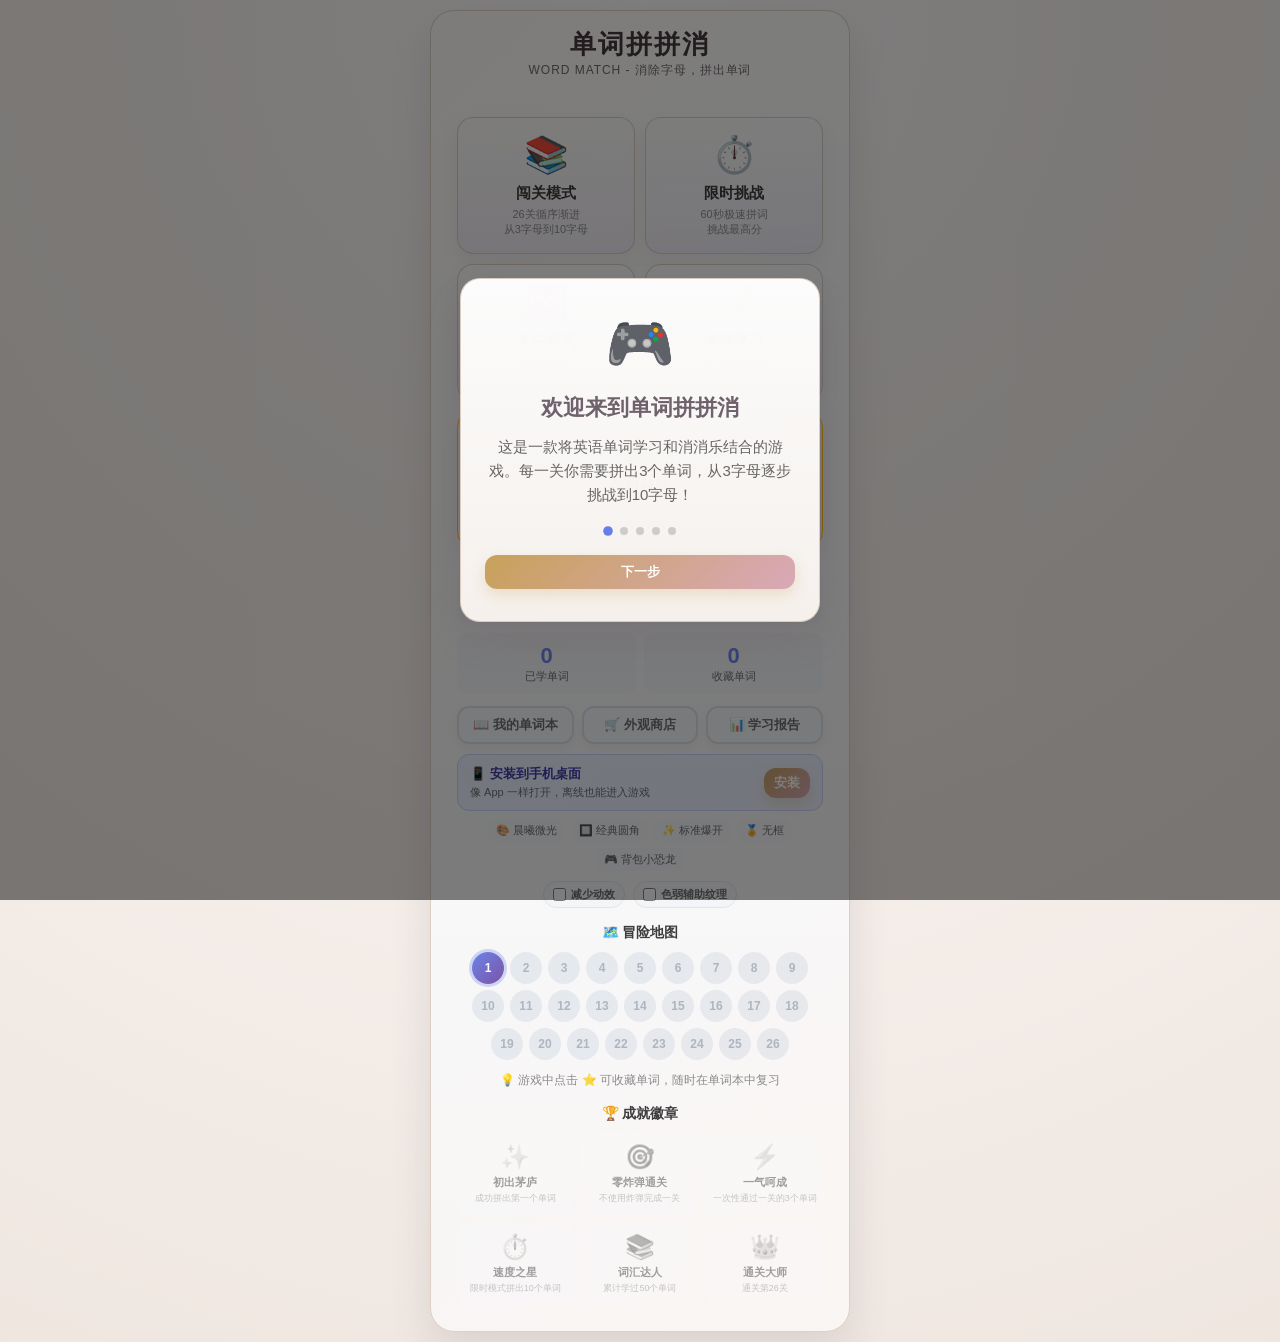
<file: index.html>
<!DOCTYPE html>
<html lang="zh-CN">
<head>
    <meta charset="UTF-8">
    <meta name="viewport" content="width=device-width, initial-scale=1.0, maximum-scale=1.0, user-scalable=no, viewport-fit=cover">
    <meta name="theme-color" content="#667eea">
    <link rel="manifest" href="manifest.json">
    <link rel="icon" href="icon.svg">
    <link rel="apple-touch-icon" href="icon.svg">
    <title>单词拼拼消 - Word Match</title>
    <style>
        * { margin: 0; padding: 0; box-sizing: border-box; -webkit-tap-highlight-color: transparent; }
        :root {
            --book-bg: #f8f3ef;
            --book-panel: #fffdf9;
            --book-panel-2: #f2eef8;
            --book-line: #d7c8bc;
            --book-gold: #c8a15a;
            --book-title: #3b3038;
            --book-text: #6f626c;
            --book-sheen: rgba(255,255,255,0.7);
        }
        body {
            font-family: -apple-system, BlinkMacSystemFont, 'Segoe UI', Roboto, 'Noto Sans SC', sans-serif;
            background:
                radial-gradient(circle at top, rgba(255,255,255,0.85) 0%, rgba(248,243,239,0.95) 35%, #efe6e0 100%),
                linear-gradient(135deg, #f8f3ef 0%, #efe7f2 100%);
            min-height: 100vh;
            min-height: 100dvh;
            display: flex;
            justify-content: center;
            align-items: center;
            padding: max(10px, env(safe-area-inset-top)) max(10px, env(safe-area-inset-right)) max(10px, env(safe-area-inset-bottom)) max(10px, env(safe-area-inset-left));
            color: var(--book-text);
            transition: background 0.5s ease;
        }
        .game-container {
            background:
                linear-gradient(180deg, rgba(255,255,255,0.96), rgba(252,250,247,0.98));
            border: 1px solid rgba(215,200,188,0.85);
            border-radius: 24px;
            padding: 16px;
            box-shadow: 0 18px 40px rgba(94,76,90,0.14), inset 0 1px 0 rgba(255,255,255,0.65);
            max-width: 420px;
            width: 100%;
            position: relative;
            overflow: hidden;
        }
        .game-container::before {
            content: "";
            position: absolute;
            inset: 0;
            background: linear-gradient(135deg, rgba(200,161,90,0.06), rgba(175,200,222,0.08), rgba(217,168,184,0.06));
            pointer-events: none;
        }
        .game-header { text-align: center; margin-bottom: 12px; }
        .game-title {
            font-size: 26px; font-weight: 800;
            color: var(--book-title);
            font-family: 'Palatino Linotype', 'Book Antiqua', 'STSong', 'STZhongsong', serif;
            letter-spacing: 0.08em;
            text-transform: none;
            text-shadow: 0 1px 0 rgba(255,255,255,0.8);
        }
        .game-subtitle { color: var(--book-text); font-size: 12px; letter-spacing: 0.08em; text-transform: uppercase; }
        .level-info {
            display: flex; justify-content: space-between; align-items: center;
            margin-bottom: 10px; padding: 10px;
            background: linear-gradient(135deg, rgba(255,255,255,0.92), rgba(242,238,248,0.95));
            border: 1px solid rgba(215,200,188,0.85);
            border-radius: 14px;
            box-shadow: 0 8px 18px rgba(90,74,88,0.08);
        }
        .info-item { text-align: center; flex: 1; }
        .info-label { font-size: 10px; color: #666; }
        .info-value { font-size: 20px; font-weight: 700; color: #333; }
        .target-word-section {
            text-align: center; margin-bottom: 10px; padding: 12px;
            background: linear-gradient(180deg, rgba(255,253,249,0.98), rgba(242,238,248,0.94));
            border-radius: 14px;
            border: 1px solid rgba(200,161,90,0.35);
            box-shadow: 0 10px 18px rgba(90,74,88,0.08);
            position: relative;
        }
        .target-label { font-size: 12px; color: #856404; margin-bottom: 6px; }
        .target-word { display: flex; justify-content: center; gap: 5px; flex-wrap: wrap; }
        .letter-slot {
            width: 40px; height: 40px; border-radius: 8px;
            display: flex; justify-content: center; align-items: center;
            font-size: 20px; font-weight: 700; transition: all 0.3s ease;
            position: relative;
        }
        .letter-slot.pending { background: #fff; border: 2px dashed var(--theme-target-border, #ffc107); color: #999; }
        .letter-slot.collected {
            background: linear-gradient(135deg, #11998e 0%, #38ef7d 100%);
            border: 2px solid #11998e; color: white;
            transform: scale(1.08); box-shadow: 0 4px 12px rgba(17,153,142,0.4);
        }
        .letter-slot.arriving { animation: slotArrive 0.45s ease; }
        .letter-fly {
            position: fixed; z-index: 200; pointer-events: none;
            display: flex; align-items: center; justify-content: center;
            border-radius: 8px; font-size: 18px; font-weight: 800;
            animation: flyToSlot 0.55s cubic-bezier(.2,.75,.25,1) forwards;
        }
        @keyframes flyToSlot {
            0% { transform: translate(0,0) scale(1); opacity: 1; }
            75% { opacity: 1; }
            100% { transform: translate(var(--fly-x),var(--fly-y)) scale(.62); opacity: 0; }
        }
        @keyframes slotArrive { 0%,100%{transform:scale(1.08)} 50%{transform:scale(1.24)} }
        .letter-slot .star { position: absolute; top: -8px; right: -8px; font-size: 14px; cursor: pointer; }
        .progress-bar { width: 100%; height: 6px; background: #e9ecef; border-radius: 3px; overflow: hidden; margin-top: 6px; }
        .progress-fill { height: 100%; background: linear-gradient(135deg, #11998e 0%, #38ef7d 100%); transition: width 0.3s ease; }
        .progress-meta { display: flex; justify-content: space-between; align-items: center; margin-top: 7px; color: #856404; font-size: 10px; line-height: 1; }
        .progress-meta.mastery { color: #6b5ca5; margin-top: 8px; }
        .board-container { display: flex; justify-content: center; margin-bottom: 10px; position: relative; }
        .game-board {
            display: grid; grid-template-columns: repeat(6, 1fr); gap: 4px;
            padding: 6px; background: var(--theme-board, #f8f9fa); border-radius: 12px;
            width: 100%; max-width: 320px; touch-action: none;
        }
        .tile {
            aspect-ratio: 1; border-radius: 10px;
            display: flex; justify-content: center; align-items: center;
            font-size: 18px; font-weight: 700; cursor: pointer;
            border: 1px solid rgba(255,255,255,0.6);
            box-shadow: 0 4px 10px rgba(94,76,90,0.10), inset 0 1px 0 rgba(255,255,255,0.35);
            transition: all 0.15s ease; user-select: none; position: relative;
            will-change: transform;
        }
        @media (hover: hover) { .tile:hover { transform: translateY(-1px) scale(1.03); } }
        .tile:active { transform: scale(0.94); transition: transform 0.08s ease; }
        .tile.selected { transform: scale(1.08); box-shadow: 0 0 0 2px rgba(200,161,90,0.55), 0 8px 14px rgba(94,76,90,0.18); z-index: 10; }
        .tile.matched { animation: matchPop 0.4s ease forwards; }
        .tile.falling { animation: fallIn 0.3s ease; }
        .tile.hint { animation: hintPulse 1.2s ease infinite; box-shadow: 0 0 0 3px #ffd700, 0 0 12px #ffd700; z-index: 5; }
        .tile.shake { animation: shake 0.4s ease; }
        @keyframes shake { 0%,100%{transform:translateX(0)} 20%{transform:translateX(-6px)} 40%{transform:translateX(6px)} 60%{transform:translateX(-4px)} 80%{transform:translateX(4px)} }
        @keyframes matchPop { 0%{transform:scale(1);opacity:1} 50%{transform:scale(1.3);opacity:0.5} 100%{transform:scale(0);opacity:0} }
        @keyframes fallIn { 0%{transform:translateY(-30px);opacity:0} 100%{transform:translateY(0);opacity:1} }
        @keyframes hintPulse { 0%,100%{box-shadow:0 0 0 3px #ffd700,0 0 8px #ffd700} 50%{box-shadow:0 0 0 5px #ffd700,0 0 16px #ffd700} }
        .tile-a { background: linear-gradient(135deg, #ffe4ea 0%, #f7d9ea 100%); color: #7d5569; }
        .tile-b { background: linear-gradient(135deg, #ecf6ff 0%, #e8e2ff 100%); color: #5a6985; }
        .tile-c { background: linear-gradient(135deg, #fff9ec 0%, #ffe8d7 100%); color: #9a7746; }
        .tile-d { background: linear-gradient(135deg, #f6e7fb 0%, #fef4d8 100%); color: #87638d; }
        .tile-e { background: linear-gradient(135deg, #e7fbff 0%, #dfeaff 100%); color: #4f6b8a; }
        .tile-f { background: linear-gradient(135deg, #fff4d9 0%, #edfaff 100%); color: #9c7f3b; }
        .tile-g { background: linear-gradient(135deg, #edfff5 0%, #e4f4ff 100%); color: #5a7f67; }
        .tile-h { background: linear-gradient(135deg, #edf3ff 0%, #e7fcff 100%); color: #5b7393; }
        .tile-i { background: linear-gradient(135deg, #ffe7f7 0%, #edf0ff 100%); color: #7d5a8a; }
        .tile-l { background: linear-gradient(135deg, #ffe3f2 0%, #ffe8e5 100%); color: #8c5d6a; }
        .tile-m { background: linear-gradient(135deg, #edf8ff 0%, #dff8ff 100%); color: #536c83; }
        .tile-n { background: linear-gradient(135deg, #effff6 0%, #ddfbff 100%); color: #4c7462; }
        .tile-o { background: linear-gradient(135deg, #ffe5ef 0%, #fff5d3 100%); color: #905b67; }
        .tile-p { background: linear-gradient(135deg, #e7fffd 0%, #efe5ff 100%); color: #5d5a7d; }
        .tile-r { background: linear-gradient(135deg, #ffe6ee 0%, #fff1f7 100%); color: #8b6670; }
        .tile-s { background: linear-gradient(135deg, #fff7e8 0%, #ffe9d8 100%); color: #9a7654; }
        .tile-t { background: linear-gradient(135deg, #f5ebff 0%, #fffbe8 100%); color: #7a6486; }
        .tile-u { background: linear-gradient(135deg, #ebfbff 0%, #e6efff 100%); color: #5b7395; }
        .tile-w { background: linear-gradient(135deg, #effff6 0%, #e8f5ff 100%); color: #5a7f67; }
        .tile-y { background: linear-gradient(135deg, #ffeaf7 0%, #edf2ff 100%); color: #7a6486; }
        .tile-j { background: linear-gradient(135deg, #fff4d9 0%, #ffe4d7 100%); color: #9a7c4a; }
        .tile-k { background: linear-gradient(135deg, #effff5 0%, #fff7d8 100%); color: #7b8c3e; }
        .tile-q { background: linear-gradient(135deg, #efe7ff 0%, #ffe8f7 100%); color: #6c5a8d; }
        .tile-v { background: linear-gradient(135deg, #efe8ff 0%, #ead8ff 100%); color: #6b5c89; }
        .tile-x { background: linear-gradient(135deg, #ffe8ea 0%, #e8edf5 100%); color: #7a6770; }
        .tile-z { background: linear-gradient(135deg, #f4ebff 0%, #e4f2ff 100%); color: #6c5c8f; }
        .controls { display: flex; gap: 6px; justify-content: center; flex-wrap: wrap; }
        .btn {
            padding: 8px 14px; border: none; border-radius: 12px;
            font-size: 13px; font-weight: 600; cursor: pointer; transition: all 0.2s ease;
        }
        .btn-primary { background: linear-gradient(135deg, #c8a15a 0%, #d9a8b8 100%); color: #fffdf9; box-shadow: 0 6px 14px rgba(200,161,90,0.26); }
        .btn-primary:hover { transform: translateY(-2px); box-shadow: 0 8px 16px rgba(200,161,90,0.28); }
        .btn-secondary { background: rgba(255,255,255,0.88); color: #6f626c; border: 1px solid rgba(215,200,188,0.85); box-shadow: 0 4px 10px rgba(94,76,90,0.06); }
        .btn-secondary { background: #f8f9fa; color: #666; border: 2px solid #dee2e6; }
        .btn-secondary:hover { background: #e9ecef; }
        .btn-hint { background: linear-gradient(135deg, #ffd700 0%, #ffaa00 100%); color: #333; }
        .btn-hint:disabled { background: #ccc; color: #888; cursor: not-allowed; }
        .btn-control-soft { background: #f6f7fb; color: #5d6470; border: 1px solid #e1e5ec; }
        .btn-control-soft:hover { background: #eceff5; transform: translateY(-1px); }
        .btn-sound.off { background: #eceef2; color: #9aa0aa; }
        .btn-bomb { background: linear-gradient(135deg, #ff6b6b 0%, #ee5a24 100%); color: white; }
        .btn-bomb:disabled { background: #eceef2; color: #a6abb3; cursor: not-allowed; border: 1px solid #e0e3e8; }
        .btn-menu { background: transparent; border-color: #e6e8ed; color: #7c838d; }
        .hint-text { text-align: center; color: #888; font-size: 11px; margin-top: 6px; }
        .tile.bomb-target { animation: bombPulse 0.6s ease infinite; box-shadow: 0 0 0 3px #ff6b6b, 0 0 12px #ff6b6b; z-index: 5; }
        @keyframes bombPulse { 0%,100%{transform:scale(1)} 50%{transform:scale(1.12)} }
        .modal { display: flex; visibility: hidden; opacity: 0; position: fixed; top: 0; left: 0; width: 100%; height: 100%; background: rgba(0,0,0,0.5); justify-content: center; align-items: center; z-index: 100; padding: 20px; pointer-events: none; transition: opacity 0.22s ease, visibility 0.22s ease; }
        .modal.active { visibility: visible; opacity: 1; pointer-events: auto; }
        .modal-content {
            background: linear-gradient(180deg, rgba(255,255,255,0.98), rgba(248,243,239,0.98));
            border: 1px solid rgba(215,200,188,0.9);
            box-shadow: 0 18px 42px rgba(94,76,90,0.16);
            padding: 24px; border-radius: 20px; text-align: center; max-width: 380px; width: 100%;
            max-height: 90vh; overflow-y: auto;
            transform: scale(0.92); opacity: 0; transition: transform 0.22s cubic-bezier(.34,1.4,.64,1), opacity 0.22s ease;
        }
        .modal.active .modal-content { transform: scale(1); opacity: 1; }
        body.reduce-motion .modal, body.reduce-motion .modal-content { transition-duration: .01ms !important; }
        .modal-icon { font-size: 48px; margin-bottom: 12px; }
        .modal-title { font-size: 22px; font-weight: 700; margin-bottom: 8px; }
        .modal-text { color: #666; margin-bottom: 16px; font-size: 14px; }
        .sentence-box { background: #e8f4fd; border-left: 4px solid #2196F3; padding: 10px 14px; border-radius: 8px; margin: 10px 0; text-align: left; font-size: 14px; color: #333; }
        .sentence-box .en { font-weight: 600; margin-bottom: 4px; }
        .sentence-box .cn { color: #666; font-size: 13px; }
        .learning-highlight { animation: learningGlow 1.25s ease; }
        @keyframes learningGlow {
            0% { transform: scale(.98); box-shadow: 0 0 0 rgba(33,150,243,0); }
            45% { transform: scale(1.025); box-shadow: 0 0 0 5px rgba(33,150,243,.14); }
            100% { transform: scale(1); box-shadow: 0 0 0 rgba(33,150,243,0); }
        }
        .modal-title.learning-highlight { color: #11998e; border-radius: 8px; }
        .combo-indicator { position: absolute; top: 50%; left: 50%; transform: translate(-50%,-50%); font-size: 28px; font-weight: 800; color: #e74c3c; pointer-events: none; z-index: 50; animation: comboPop 0.8s ease forwards; }
        @keyframes comboPop { 0%{transform:translate(-50%,-50%) scale(0)} 50%{transform:translate(-50%,-50%) scale(1.3)} 100%{transform:translate(-50%,-50%) scale(1);opacity:0} }
        .game-board.combo-shake { animation: comboShake 0.28s ease; }
        @keyframes comboShake { 0%,100%{transform:translateX(0)} 25%{transform:translateX(-3px)} 75%{transform:translateX(3px)} }
        .save-indicator { position: fixed; top: 10px; right: 10px; background: rgba(0,0,0,0.7); color: white; padding: 6px 12px; border-radius: 20px; font-size: 12px; opacity: 0; transition: opacity 0.3s; z-index: 200; }
        .save-indicator.show { opacity: 1; }
        .score-popup { position: absolute; font-size: 19px; font-weight: 800; color: #fff; text-shadow: 0 1px 3px rgba(0,0,0,0.45), 0 0 6px rgba(231,76,60,0.6); pointer-events: none; animation: scoreFloat 1s ease forwards; z-index: 50; }
        @keyframes scoreFloat { 0%{transform:translate(-50%,0);opacity:1} 100%{transform:translate(-50%,-40px);opacity:0} }
        body.reduce-motion .particle, body.reduce-motion .score-popup, body.reduce-motion .combo-indicator, body.reduce-motion .letter-fly { display: none !important; }
        .particle { position: absolute; width: 6px; height: 6px; border-radius: 50%; pointer-events: none; animation: particleBurst 0.8s ease forwards; z-index: 40; }
        @keyframes particleBurst { 0%{transform:translate(0,0) scale(1);opacity:1} 100%{transform:translate(var(--tx),var(--ty)) scale(0);opacity:0} }
        .start-screen { text-align: center; padding: 10px; }
        .mode-grid { display: grid; grid-template-columns: 1fr 1fr; gap: 10px; margin: 16px 0; }
        .mode-card {
            background: linear-gradient(180deg, rgba(255,255,255,0.98), rgba(242,238,248,0.96));
            border: 1px solid rgba(215,200,188,0.85);
            border-radius: 16px; padding: 16px 10px;
            cursor: pointer; transition: all 0.2s; text-align: center;
            box-shadow: 0 10px 20px rgba(94,76,90,0.08);
        }
        .mode-card:hover { transform: translateY(-3px); border-color: rgba(200,161,90,0.55); box-shadow: 0 10px 22px rgba(200,161,90,0.18); }
        .mode-card .icon { font-size: 36px; margin-bottom: 8px; }
        .mode-card .name { font-size: 15px; font-weight: 700; color: #333; margin-bottom: 4px; }
        .mode-card .desc { font-size: 11px; color: #888; }
        .mode-card.daily { grid-column: 1 / -1; background: linear-gradient(135deg, #fff7e6 0%, #ffe0f0 100%); border-color: #ffc107; position: relative; overflow: hidden; }
        .mode-card.daily::after { content: "每日"; position: absolute; top: 8px; right: 10px; background: #ff6b6b; color: white; font-size: 10px; font-weight: 700; padding: 2px 8px; border-radius: 20px; }
        .stats-grid { display: grid; grid-template-columns: 1fr 1fr; gap: 8px; margin: 12px 0; }
        .stats-item { background: #f8f9fa; padding: 10px; border-radius: 10px; }
        .stats-item .num { font-size: 22px; font-weight: 700; color: #667eea; }
        .stats-item .label { font-size: 11px; color: #666; }
        .report-grid { display: grid; grid-template-columns: 1fr 1fr; gap: 8px; margin: 12px 0; }
        .report-card { background: #f8f9fa; border-radius: 12px; padding: 12px 8px; text-align: center; }
        .report-card .num { color: #667eea; font-size: 22px; font-weight: 800; }
        .report-card .label { color: #666; font-size: 11px; margin-top: 2px; }
        .report-section { text-align: left; background: #fff; border: 1px solid #eee; border-radius: 12px; padding: 10px 12px; margin-top: 10px; }
        .report-section-title { font-size: 13px; font-weight: 700; color: #333; margin-bottom: 6px; }
        .report-list { font-size: 12px; color: #666; line-height: 1.7; }
        .failure-card { background: #fff8e1; border-left-color: #ff9800; }
        .mastery-pill { display: inline-flex; align-items: center; gap: 4px; padding: 3px 8px; border-radius: 999px; font-size: 11px; font-weight: 700; background: #eef2ff; color: #4f46e5; }
        .mastery-bar { height: 6px; background: #edf2f7; border-radius: 999px; overflow: hidden; margin-top: 8px; }
        .mastery-fill { height: 100%; border-radius: 999px; background: linear-gradient(135deg,#667eea 0%,#38ef7d 100%); transition: width 0.3s; }
        .utility-strip { display: flex; gap: 6px; justify-content: center; flex-wrap: wrap; margin: 6px 0 8px; }
        .utility-chip { border: 1px solid #e5e7eb; background: #fff; color: #555; border-radius: 999px; padding: 4px 8px; font-size: 11px; font-weight: 700; cursor: pointer; }
        .utility-chip:disabled { opacity: 0.45; cursor: not-allowed; }
        .install-card { display: none; align-items: center; justify-content: space-between; gap: 8px; background: #eef2ff; border: 1px solid #c7d2fe; border-radius: 12px; padding: 10px 12px; margin-top: 10px; text-align: left; }
        .install-card.show { display: flex; }
        .install-card .title { font-size: 13px; font-weight: 800; color: #3730a3; }
        .install-card .desc { font-size: 11px; color: #666; margin-top: 2px; }
        .timer-bar { width: 100%; height: 8px; background: #e9ecef; border-radius: 4px; overflow: hidden; margin-top: 6px; }
        .timer-fill { height: 100%; background: linear-gradient(135deg, #e74c3c 0%, #c0392b 100%); transition: width 1s linear; }
        .word-detail { text-align: left; }
        .word-detail h3 { font-size: 32px; color: #333; margin-bottom: 4px; }
        .word-detail .phonetic { color: #888; font-size: 14px; margin-bottom: 12px; }
        .share-canvas { border-radius: 12px; margin: 10px auto; max-width: 100%; }
        .vocab-list { max-height: 300px; overflow-y: auto; text-align: left; }
        .vocab-item { display: flex; justify-content: space-between; align-items: center; padding: 10px; border-bottom: 1px solid #eee; }
        .vocab-item .word-text { font-weight: 600; color: #333; }
        .vocab-item .word-cn { font-size: 12px; color: #888; margin-left: 8px; }
        .vocab-item .actions { display: flex; gap: 8px; }
        .vocab-item .actions button { background: none; border: none; cursor: pointer; font-size: 18px; padding: 4px; }
        .tutorial-dots { display: flex; gap: 8px; justify-content: center; }
        .dot { width: 8px; height: 8px; border-radius: 50%; background: #ccc; transition: all 0.3s; }
        .dot.active { background: #667eea; transform: scale(1.2); }
        .achievements-grid { display: grid; grid-template-columns: repeat(3, 1fr); gap: 8px; }
        .achievement-card {
            background: #f8f9fa; border-radius: 12px; padding: 10px 6px; text-align: center;
            opacity: 0.45; filter: grayscale(1); transition: all 0.3s;
        }
        .achievement-card.unlocked { opacity: 1; filter: grayscale(0); background: #fff3cd; border: 2px solid #ffc107; }
        .achievement-card .icon { font-size: 24px; margin-bottom: 4px; }
        .achievement-card .name { font-size: 11px; font-weight: 600; color: #333; }
        .achievement-card .desc { font-size: 9px; color: #888; margin-top: 2px; }
        .level-map { display: flex; flex-wrap: wrap; gap: 6px; justify-content: center; }
        .level-node { width: 32px; height: 32px; border-radius: 50%; display: flex; justify-content: center; align-items: center; font-size: 12px; font-weight: 700; transition: all 0.3s; }
        .level-node.passed { background: linear-gradient(135deg, #11998e 0%, #38ef7d 100%); color: white; }
        .level-node.current { background: linear-gradient(135deg, #667eea 0%, #764ba2 100%); color: white; animation: currentPulse 1.5s ease infinite; box-shadow: 0 0 0 3px rgba(102,126,234,0.3); }
        .level-node.locked { background: #e9ecef; color: #adb5bd; }
        @keyframes currentPulse { 0%,100%{transform:scale(1)} 50%{transform:scale(1.15)} }
        .shop-tabs { display: flex; gap: 6px; justify-content: center; flex-wrap: wrap; margin-bottom: 12px; }
        .shop-tab { padding: 6px 12px; border-radius: 20px; font-size: 12px; font-weight: 600; cursor: pointer; background: #f8f9fa; color: #666; border: 2px solid transparent; transition: all 0.2s; }
        .shop-tab.active { background: linear-gradient(135deg, #667eea 0%, #764ba2 100%); color: white; }
        .shop-grid { display: grid; grid-template-columns: repeat(3, 1fr); gap: 8px; max-height: 320px; overflow-y: auto; padding: 4px; }
        .shop-card { background: #f8f9fa; border-radius: 12px; padding: 10px 6px; text-align: center; transition: all 0.2s; position: relative; }
        .shop-card:hover { transform: translateY(-2px); box-shadow: 0 4px 12px rgba(0,0,0,0.1); }
        .shop-card.owned { background: #e8f5e9; border: 2px solid #4caf50; }
        .shop-card.equipped { background: #fff3cd; border: 2px solid #ffc107; }
        .shop-preview { width: 100%; height: 54px; border-radius: 8px; margin-bottom: 6px; display: flex; align-items: center; justify-content: center; overflow: hidden; }
        .shop-mini-board { display: grid; grid-template-columns: repeat(3, 14px); gap: 3px; padding: 5px; border-radius: 7px; background: rgba(255,255,255,.76); box-shadow: 0 2px 6px rgba(0,0,0,.12); }
        .shop-mini-tile { width: 14px; height: 14px; display: flex; align-items: center; justify-content: center; border-radius: 4px; color: white; font-size: 8px; font-weight: 800; line-height: 1; }
        .shop-mini-tile.pixel { border-radius: 1px; box-shadow: 1px 1px 0 rgba(0,0,0,.3); }
        .shop-mini-tile.metal { border-radius: 3px; border: 1px solid #8899a6; box-shadow: inset 0 1px 0 rgba(255,255,255,.6); }
        .shop-mini-tile.ink { border-radius: 30% 70% 70% 30% / 30% 30% 70% 70%; }
        .shop-mini-tile.crystal { opacity: .76; border: 1px solid rgba(255,255,255,.8); }
        .shop-name { font-size: 11px; font-weight: 600; color: #333; margin-bottom: 4px; }
        .shop-desc { font-size: 10px; color: #777; line-height: 1.35; min-height: 28px; margin-bottom: 4px; }
        .shop-price { font-size: 11px; color: #e74c3c; font-weight: 700; }
        .shop-btn { margin-top: 6px; padding: 4px 10px; border-radius: 8px; border: none; font-size: 11px; font-weight: 600; cursor: pointer; width: 100%; }
        .shop-btn.buy { background: linear-gradient(135deg, #667eea 0%, #764ba2 100%); color: white; }
        .shop-btn.equip { background: #4caf50; color: white; }
        .shop-btn.owned { background: #dee2e6; color: #888; cursor: default; }
        .shop-btn:disabled { background: #ccc; color: #888; cursor: not-allowed; }
        .equipped-badge { position: absolute; top: -6px; right: -6px; background: #ffc107; color: #333; font-size: 10px; font-weight: 700; padding: 2px 6px; border-radius: 10px; }
        .shop-score { text-align: center; font-size: 14px; font-weight: 700; color: #667eea; margin-bottom: 10px; }
        .equip-bar { display: flex; gap: 6px; justify-content: center; flex-wrap: wrap; margin-top: 8px; font-size: 11px; color: #666; }
        .equip-tag { background: #f8f9fa; padding: 4px 8px; border-radius: 8px; }
        .accessibility-settings { display: flex; gap: 8px; justify-content: center; flex-wrap: wrap; margin-top: 10px; }
        .setting-toggle { display: flex; align-items: center; gap: 5px; background: #f8f9fa; border: 1px solid #e5e7eb; border-radius: 999px; padding: 5px 9px; color: #666; font-size: 11px; font-weight: 700; cursor: pointer; }
        .setting-toggle input { accent-color: #667eea; }
        body.reduce-motion *, body.reduce-motion *::before, body.reduce-motion *::after { animation-duration: .01ms !important; animation-iteration-count: 1 !important; transition-duration: .01ms !important; }
        .companion-dock { display: flex; align-items: center; gap: 10px; margin: -2px 0 8px; padding: 8px 10px; background: #fff; border: 1px solid #e5e7eb; border-radius: 12px; box-shadow: 0 3px 8px rgba(0,0,0,.06); }
        .companion-stage { position: relative; flex: 0 0 auto; }
        .companion-mood { position: absolute; right: -4px; bottom: -2px; z-index: 4; font-size: 22px; line-height: 1; filter: drop-shadow(0 1px 2px rgba(0,0,0,.25)); pointer-events: none; }
        @keyframes moodBounce { 0%,100%{ transform: scale(1); } 30%{ transform: scale(1.35) translateY(-2px); } 60%{ transform: scale(.9); } }
        body:not(.reduce-motion) .companion-mood.bounce { animation: moodBounce .5s; }
        .companion-name-row { display: flex; align-items: center; gap: 6px; }
        .companion-rename { border: none; background: rgba(102,126,234,.12); color: #667eea; border-radius: 7px; padding: 2px 5px; font-size: 12px; line-height: 1; cursor: pointer; flex: 0 0 auto; }
        .companion-rename.locked { opacity: .4; }
        .companion-voice { border: none; background: rgba(102,126,234,.12); color: #667eea; border-radius: 7px; padding: 2px 5px; font-size: 12px; line-height: 1; cursor: pointer; flex: 0 0 auto; }
        .companion-bubble { position: relative; max-height: 0; opacity: 0; overflow: hidden; margin-top: 0; background: #eef2ff; color: #3d4373; border-radius: 10px; font-size: 11px; line-height: 1.35; transition: max-height .3s ease, opacity .3s ease, margin-top .3s ease, padding .3s ease; padding: 0 9px; }
        .companion-bubble.show { max-height: 96px; opacity: 1; margin-top: 4px; padding: 6px 9px; }
        .companion-bubble.show::before { content: ""; position: absolute; top: -5px; left: 12px; width: 9px; height: 9px; background: #eef2ff; transform: rotate(45deg); }
        .companion-bubble .bubble-en { display: block; font-size: 12.5px; font-weight: 700; color: #2a2f4a; }
        .companion-bubble .bubble-zh { display: block; margin-top: 2px; font-size: 11px; color: #888; }
        body.reduce-motion .companion-bubble { transition-duration: .01ms; }
        .companion-avatar { position: relative; width: 84px; height: 84px; flex: 0 0 auto; }
        .companion-sprite { width: 100%; height: 100%; object-fit: contain; image-rendering: pixelated; position: relative; z-index: 2; }
        .companion-avatar::before, .companion-avatar::after { content: ""; position: absolute; pointer-events: none; z-index: 3; }
        .companion-avatar.level-2 { filter: drop-shadow(0 0 4px rgba(255,193,7,.65)); }
        .companion-avatar.level-3 { filter: drop-shadow(0 0 7px rgba(102,126,234,.8)); }
        .companion-avatar.dino.level-2::before { width: 15px; height: 9px; left: 4px; top: 4px; background: #ffca28; border: 2px solid #8d5a00; border-radius: 50% 50% 20% 20%; box-shadow: 7px -3px 0 -2px #ff7043; transform: rotate(-14deg); }
        .companion-avatar.dino.level-3::after { width: 12px; height: 16px; right: -1px; top: 17px; border: 3px solid #29b6f6; border-left-width: 5px; border-radius: 45%; box-shadow: 0 0 7px #29b6f6; }
        .companion-avatar.mecha.level-2::before { width: 42px; height: 7px; left: 5px; top: 11px; background: linear-gradient(90deg,#00e5ff,transparent,#00e5ff); border-radius: 50%; box-shadow: 0 0 6px #00e5ff; }
        .companion-avatar.mecha.level-3::after { width: 54px; height: 30px; left: -1px; top: 12px; background: linear-gradient(115deg,transparent 35%,rgba(0,229,255,.75) 36% 42%,transparent 43%), linear-gradient(245deg,transparent 35%,rgba(0,229,255,.75) 36% 42%,transparent 43%); opacity: .8; }
        .companion-avatar.princess.level-2::before { width: 18px; height: 11px; left: 17px; top: -2px; background: linear-gradient(135deg,#ffd54f,#ff8f00); clip-path: polygon(0 100%,0 48%,22% 68%,40% 0,58% 68%,80% 20%,100% 48%,100% 100%); filter: drop-shadow(0 0 3px #ffd54f); }
        .companion-avatar.princess.level-3::after { width: 58px; height: 58px; left: -3px; top: -3px; border: 2px dashed rgba(255,105,180,.82); border-radius: 50%; box-shadow: 0 0 8px rgba(255,105,180,.72); animation: companionAura 4s linear infinite; }
        @keyframes companionAura { to { transform: rotate(360deg); } }
        .companion-copy { flex: 1; min-width: 0; text-align: left; }
        .companion-name { font-size: 12px; font-weight: 800; color: #333; }
        .companion-effect { margin-top: 2px; font-size: 10px; color: #777; line-height: 1.35; }
        .companion-growth { margin-top: 4px; height: 4px; overflow: hidden; border-radius: 999px; background: #edf2f7; }
        .companion-growth-fill { height: 100%; border-radius: 999px; background: linear-gradient(90deg,#38ef7d,#667eea); }
        .companion-level { margin-top: 2px; color: #667eea; font-size: 9px; font-weight: 800; }
        .companion-use { border: none; border-radius: 8px; padding: 6px 8px; background: linear-gradient(135deg,#667eea,#764ba2); color: #fff; font-size: 11px; font-weight: 800; cursor: pointer; white-space: nowrap; }
        .companion-use:disabled { background: #e5e7eb; color: #a3a8b0; cursor: not-allowed; }
        .companion-card-preview { height: 82px; display: flex; justify-content: center; align-items: center; border-radius: 8px; background: linear-gradient(135deg,#eef2ff,#fff); margin-bottom: 6px; }
        .companion-card-preview .companion-avatar { width: 76px; height: 76px; }
        .companion-item-badge { font-size: 10px; color: #666; min-height: 28px; line-height: 1.35; }
        .companion-help { grid-column: 1 / -1; padding: 8px 10px; border-radius: 8px; background: #eef2ff; color: #555; font-size: 10px; line-height: 1.5; text-align: left; }
        .frame-bronze { border: 3px solid #cd7f32; box-shadow: 0 0 8px rgba(205,127,50,0.4); }
        .frame-silver { border: 3px solid #c0c0c0; box-shadow: 0 0 12px rgba(192,192,192,0.5); }
        .frame-gold { border: 3px solid #ffd700; box-shadow: 0 0 16px rgba(255,215,0,0.6); }
        .tile-crystal { background: rgba(255,255,255,0.25) !important; backdrop-filter: blur(4px); border: 1px solid rgba(255,255,255,0.6); box-shadow: inset 0 0 10px rgba(255,255,255,0.3); }
        .tile-pixel { border-radius: 2px !important; box-shadow: 2px 2px 0 rgba(0,0,0,0.3); }
        .tile-metal { border-radius: 6px !important; border: 2px solid #8899a6; box-shadow: inset 0 1px 0 rgba(255,255,255,0.4), inset 0 -2px 0 rgba(0,0,0,0.2); }
        .tile-ink { border-radius: 30% 70% 70% 30% / 30% 30% 70% 70% !important; }

        @media (max-width: 400px) {
            .game-container { padding: 12px; border-radius: 16px; }
            .game-title { font-size: 22px; }
            body.in-game .game-header { margin-bottom: 6px; }
            body.in-game .game-title { font-size: 18px; line-height: 1.1; }
            body.in-game .game-subtitle { display: none; }
            body.in-game .level-info { padding: 6px 8px; margin-bottom: 7px; }
            body.in-game .info-label { font-size: 9px; }
            body.in-game .info-value { font-size: 17px; }
            body.in-game .target-word-section { padding: 9px 10px; margin-bottom: 7px; }
            body.in-game .companion-dock { gap: 8px; padding: 6px 8px; margin-bottom: 6px; }
            body.in-game .companion-avatar { width: 64px; height: 64px; }
            body.in-game .companion-sprite { width: 64px; height: 64px; }
            body.in-game .companion-mood { font-size: 18px; }
            body.in-game .companion-effect { font-size: 9px; }
            body.in-game .companion-use { max-width: 94px; padding: 5px 6px; font-size: 10px; white-space: normal; }
            .letter-slot { width: 34px; height: 34px; font-size: 16px; }
            .tile { font-size: 16px; }
            .btn { padding: 8px 10px; font-size: 12px; min-height: 38px; }
            .mode-grid { grid-template-columns: 1fr; }
            .level-node { width: 28px; height: 28px; font-size: 10px; }
        }
    </style>
</head>
<body>
    <div class="game-container">
        <div class="game-header">
            <div class="game-title">单词拼拼消</div>
            <div class="game-subtitle">Word Match - 消除字母，拼出单词</div>
        </div>

        <div id="startScreen" class="start-screen">
            <div class="mode-grid">
                <div class="mode-card" data-mode="story">
                    <div class="icon">📚</div>
                    <div class="name">闯关模式</div>
                    <div class="desc">26关循序渐进<br>从3字母到10字母</div>
                </div>
                <div class="mode-card" data-mode="timed">
                    <div class="icon">⏱️</div>
                    <div class="name">限时挑战</div>
                    <div class="desc">60秒极速拼词<br>挑战最高分</div>
                </div>
                <div class="mode-card" data-mode="endless">
                    <div class="icon">♾️</div>
                    <div class="name">无尽模式</div>
                    <div class="desc">无限步数<br>难度递增</div>
                </div>
                <div class="mode-card" data-mode="review">
                    <div class="icon">📝</div>
                    <div class="name">单词复习</div>
                    <div class="desc">复习已学单词<br>强化记忆</div>
                </div>
                <div class="mode-card daily" data-mode="daily">
                    <div class="icon">🌞</div>
                    <div class="name">每日挑战</div>
                    <div class="desc" id="dailyDesc">每天固定3个单词<br>完成可得额外积分</div>
                </div>
            </div>
            <div class="stats-grid" id="globalStats">
                <div class="stats-item"><div class="num" id="statLevel">1</div><div class="label">最高关卡</div></div>
                <div class="stats-item"><div class="num" id="statScore">0</div><div class="label">总得分</div></div>
                <div class="stats-item"><div class="num" id="statWords">0</div><div class="label">已学单词</div></div>
                <div class="stats-item"><div class="num" id="statVocab">0</div><div class="label">收藏单词</div></div>
            </div>
            <div style="display:flex;gap:8px;justify-content:center;margin-top:10px">
                <button class="btn btn-secondary" data-action="vocab" style="flex:1">📖 我的单词本</button>
                <button class="btn btn-secondary" data-action="shop" style="flex:1">🛒 外观商店</button>
                <button class="btn btn-secondary" data-action="report" style="flex:1">📊 学习报告</button>
            </div>
            <div class="install-card" id="installCard">
                <div>
                    <div class="title">📱 安装到手机桌面</div>
                    <div class="desc">像 App 一样打开，离线也能进入游戏</div>
                </div>
                <button class="btn btn-primary" data-action="install" style="padding:6px 10px">安装</button>
            </div>
            <div class="equip-bar" id="equipBar" style="margin-top:8px"></div>
            <div class="accessibility-settings">
                <label class="setting-toggle"><input type="checkbox" id="reduceMotionToggle"> 减少动效</label>
                <label class="setting-toggle"><input type="checkbox" id="colorBlindToggle"> 色弱辅助纹理</label>
            </div>
            <div class="level-map-section" id="levelMapSection" style="margin-top:16px">
                <div style="font-size:14px;font-weight:700;color:#333;margin-bottom:10px">🗺️ 冒险地图</div>
                <div class="level-map" id="levelMap"></div>
            </div>
            <div style="margin-top:12px;font-size:12px;color:#888;text-align:center">💡 游戏中点击 ⭐ 可收藏单词，随时在单词本中复习</div>
            <div class="achievements-section" id="achievementsSection" style="margin-top:16px">
                <div style="font-size:14px;font-weight:700;color:#333;margin-bottom:10px">🏆 成就徽章</div>
                <div class="achievements-grid" id="achievementsGrid"></div>
            </div>
        </div>

        <div id="gameScreen" style="display:none">
            <div class="level-info">
                <div class="info-item"><div class="info-label" id="labelLevel">关卡</div><div class="info-value" id="level">1</div></div>
                <div class="info-item"><div class="info-label" id="labelMoves">步数</div><div class="info-value" id="moves">30</div></div>
                <div class="info-item"><div class="info-label">分数</div><div class="info-value" id="score">0</div></div>
            </div>
            <div class="timer-bar" id="timerBar" style="display:none"><div class="timer-fill" id="timerFill" style="width:100%"></div></div>

            <div class="target-word-section">
                <div style="display:flex;justify-content:space-between;align-items:center;margin-bottom:4px">
                    <div class="target-label" id="targetLabel">目标单词</div>
                    <button data-action="word-detail" style="background:none;border:none;cursor:pointer;font-size:18px" title="查看详情">⭐</button>
                </div>
                <div class="target-word" id="targetWord"></div>
                <div id="chineseMeaning" style="margin-top:6px; font-size:15px; color:#856404; font-weight:600; min-height:22px;"></div>
                <div class="progress-meta"><span>本词拼写</span><span id="wordProgressText">0%</span></div>
                <div class="progress-bar"><div class="progress-fill" id="progressFill" style="width:0%"></div></div>
                <div class="progress-meta mastery"><span>单词掌握度</span><span id="targetMasteryText">0%</span></div>
                <div class="mastery-bar" title="当前单词掌握度"><div class="mastery-fill" id="targetMasteryFill" style="width:0%"></div></div>
            </div>
            <div class="companion-dock" id="companionDock"></div>

            <div class="board-container" id="boardContainer">
                <div class="game-board" id="gameBoard"></div>
            </div>

            <div class="utility-strip" id="utilityStrip">
                <button class="utility-chip" data-tool="first_hint">🔤 首字母 <span id="toolFirstHint">0</span></button>
                <button class="utility-chip" data-tool="definition_card">📘 释义卡 <span id="toolDefinition">0</span></button>
                <button class="utility-chip" data-tool="sentence_card">🧩 例句卡 <span id="toolSentence">0</span></button>
            </div>

            <div class="controls">
                <button class="btn btn-hint" id="hintBtn">💡 提示</button>
                <button class="btn btn-control-soft btn-sound" id="soundBtn">🔊 音效</button>
                <button class="btn btn-control-soft btn-sound" id="ttsBtn">🗣️ 朗读</button>
                <button class="btn btn-control-soft" data-action="shuffle">🔄 刷新</button>
                <button class="btn btn-bomb" id="bombBtn">💣 <span id="bombCount">0</span></button>
                <button class="btn btn-secondary btn-menu" data-action="menu">🏠 返回</button>
            </div>
            <div class="hint-text" id="gameHint">点击两个相邻字母交换，连成3个相同字母即可消除并收集</div>
        </div>
    </div>

    <div class="modal" id="modal">
        <div class="modal-content">
            <div class="modal-icon" id="modalIcon">🎉</div>
            <div class="modal-title" id="modalTitle">恭喜通关!</div>
            <div id="sentenceBox" class="sentence-box" style="display:none">
                <div class="en" id="sentenceEn"></div>
                <div class="cn" id="sentenceCn"></div>
            </div>
            <div class="modal-text" id="modalText"></div>
            <canvas id="shareCanvas" class="share-canvas" style="display:none"></canvas>
            <div id="modalActions" style="display:flex;gap:8px;margin-top:12px">
                <button class="btn btn-primary" id="modalBtn" style="flex:1">下一关</button>
                <button class="btn btn-secondary" id="modalShareBtn" style="flex:1">📤 分享</button>
            </div>
        </div>
    </div>

    <div class="modal" id="detailModal">
        <div class="modal-content word-detail">
            <h3 id="detailWord">CAT</h3>
            <div class="phonetic" id="detailPhonetic">/kæt/ 🔊</div>
                <div class="sentence-box">
                    <div class="en" id="detailSentence"></div>
                    <div class="cn" id="detailCn"></div>
                </div>
                <div style="margin-top:10px">
                    <span class="mastery-pill" id="detailMastery">掌握度：初见</span>
                    <div class="mastery-bar"><div class="mastery-fill" id="detailMasteryFill" style="width:0%"></div></div>
                </div>
            <div style="display:flex;gap:8px;margin-top:16px">
                <button class="btn btn-primary" id="favBtn" style="flex:1">⭐ 收藏</button>
                <button class="btn btn-secondary" data-action="close-detail" style="flex:1">关闭</button>
            </div>
        </div>
    </div>

    <div class="modal" id="vocabModal">
        <div class="modal-content" style="max-width:400px">
            <div class="modal-title">📖 我的单词本</div>
            <div style="font-size:12px;color:#888;text-align:center;margin-bottom:8px">游戏中点击 ⭐ 收藏的单词会显示在这里</div>
            <div class="vocab-list" id="vocabList"></div>
            <button class="btn btn-secondary" data-action="close-vocab" style="margin-top:12px;width:100%">关闭</button>
        </div>
    </div>

    <div class="modal" id="reportModal">
        <div class="modal-content" style="max-width:420px">
            <div class="modal-title">📊 学习报告</div>
            <div class="report-grid" id="reportGrid"></div>
            <div class="report-section">
                <div class="report-section-title">最近学习</div>
                <div class="report-list" id="recentWordsReport"></div>
            </div>
            <div class="report-section">
                <div class="report-section-title">需要多练</div>
                <div class="report-list" id="hardWordsReport"></div>
            </div>
            <button class="btn btn-secondary" data-action="close-report" style="margin-top:12px;width:100%">关闭</button>
        </div>
    </div>

    <div class="save-indicator" id="saveIndicator">已保存</div>

    <div class="modal" id="tutorialModal">
        <div class="modal-content" style="max-width:360px;padding:32px 24px">
            <div class="modal-icon" id="tutorialIcon" style="font-size:56px;margin-bottom:16px">🎮</div>
            <div class="modal-title" id="tutorialTitle" style="font-size:22px;margin-bottom:12px">欢迎来到单词拼拼消</div>
            <div class="modal-text" id="tutorialText" style="font-size:15px;line-height:1.6">点击相邻字母交换位置，连成3个相同字母即可消除并收集目标单词的字母。</div>
            <div style="display:flex;justify-content:center;gap:8px;margin-top:20px">
                <div class="tutorial-dots" id="tutorialDots">
                    <span class="dot active"></span>
                    <span class="dot"></span>
                    <span class="dot"></span>
                    <span class="dot"></span>
                    <span class="dot"></span>
                </div>
            </div>
            <button class="btn btn-primary" id="tutorialBtn" style="margin-top:20px;width:100%">下一步</button>
        </div>
    </div>

    <div class="modal" id="shopModal">
        <div class="modal-content" style="max-width:420px;padding:24px">
            <div class="modal-title">🛒 外观商店</div>
            <div class="shop-score" id="shopScore">当前积分: 0</div>
            <div class="shop-tabs" id="shopTabs">
                <div class="shop-tab active" data-shop-tab="theme">主题</div>
                <div class="shop-tab" data-shop-tab="board">棋盘</div>
                <div class="shop-tab" data-shop-tab="effect">特效</div>
                <div class="shop-tab" data-shop-tab="frame">边框</div>
                <div class="shop-tab" data-shop-tab="companion">伙伴</div>
                <div class="shop-tab" data-shop-tab="tool">道具</div>
            </div>
            <div class="shop-grid" id="shopGrid"></div>
            <button class="btn btn-secondary" data-action="close-shop" style="margin-top:12px;width:100%">关闭</button>
        </div>
    </div>

<script>
const THEMES = [
    { name:'forest', bg:'linear-gradient(135deg,#11998e 0%,#38ef7d 100%)', primary:'linear-gradient(135deg,#11998e 0%,#38ef7d 100%)', targetBg:'#e8f5e9', targetBorder:'#4caf50', select:'#4caf50', board:'#e8f5e9' },
    { name:'ocean', bg:'linear-gradient(135deg,#4facfe 0%,#00f2fe 100%)', primary:'linear-gradient(135deg,#4facfe 0%,#00f2fe 100%)', targetBg:'#e3f2fd', targetBorder:'#2196f3', select:'#2196f3', board:'#e3f2fd' },
    { name:'candy', bg:'linear-gradient(135deg,#ff9a9e 0%,#fecfef 100%)', primary:'linear-gradient(135deg,#ff9a9e 0%,#f093fb 100%)', targetBg:'#fce4ec', targetBorder:'#e91e63', select:'#e91e63', board:'#fce4ec' },
    { name:'space', bg:'linear-gradient(135deg,#667eea 0%,#764ba2 100%)', primary:'linear-gradient(135deg,#667eea 0%,#764ba2 100%)', targetBg:'#ede7f6', targetBorder:'#673ab7', select:'#673ab7', board:'#f3e5f5' },
    { name:'sunset', bg:'linear-gradient(135deg,#fa709a 0%,#fee140 100%)', primary:'linear-gradient(135deg,#fa709a 0%,#ffaa00 100%)', targetBg:'#fff3e0', targetBorder:'#ff9800', select:'#ff9800', board:'#fff8e1' },
    { name:'ice', bg:'linear-gradient(135deg,#89f7fe 0%,#66a6ff 100%)', primary:'linear-gradient(135deg,#89f7fe 0%,#66a6ff 100%)', targetBg:'#e0f7fa', targetBorder:'#00bcd4', select:'#00bcd4', board:'#e0f7fa' },
    { name:'fire', bg:'linear-gradient(135deg,#ff6b6b 0%,#ee5a24 100%)', primary:'linear-gradient(135deg,#ff6b6b 0%,#ee5a24 100%)', targetBg:'#ffebee', targetBorder:'#f44336', select:'#f44336', board:'#ffebee' },
    { name:'rainbow', bg:'linear-gradient(135deg,#f093fb 0%,#f5576c 100%)', primary:'linear-gradient(135deg,#667eea 0%,#764ba2 100%)', targetBg:'#f3e5f5', targetBorder:'#9c27b0', select:'#9c27b0', board:'#f3e5f5' }
];

const LETTER_COLOR_PALETTE = [
    { bg:'#005ab5', bg2:'#3f8fd8', fg:'#ffffff', border:'#003f80' },
    { bg:'#009e73', bg2:'#42c69e', fg:'#ffffff', border:'#006f51' },
    { bg:'#d81b60', bg2:'#ec6793', fg:'#ffffff', border:'#a50f45' },
    { bg:'#000000', bg2:'#4b5563', fg:'#ffffff', border:'#000000' },
    { bg:'#ff7f00', bg2:'#ffb24d', fg:'#ffffff', border:'#b85c00' },
    { bg:'#ffff33', bg2:'#fff98a', fg:'#3f3f00', border:'#b5ad00' },
    { bg:'#0067b9', bg2:'#3b9ae1', fg:'#ffffff', border:'#004d8a' },
    { bg:'#e87500', bg2:'#f7ad45', fg:'#ffffff', border:'#a94f00' },
    { bg:'#008f5a', bg2:'#40c98c', fg:'#ffffff', border:'#006b43' },
    { bg:'#c43c8c', bg2:'#e47db6', fg:'#ffffff', border:'#92286a' },
    { bg:'#b73a18', bg2:'#e97955', fg:'#ffffff', border:'#842610' },
    { bg:'#7055c7', bg2:'#a18ae9', fg:'#ffffff', border:'#503b99' },
    { bg:'#9b6b00', bg2:'#d8a82f', fg:'#ffffff', border:'#704d00' },
    { bg:'#00838f', bg2:'#42bdc4', fg:'#ffffff', border:'#005e66' },
    { bg:'#5e7314', bg2:'#9bac50', fg:'#ffffff', border:'#43520e' },
    { bg:'#7b4a2d', bg2:'#b57b55', fg:'#ffffff', border:'#58331e' },
    { bg:'#343a70', bg2:'#6870b5', fg:'#ffffff', border:'#252a52' },
    { bg:'#8f2c21', bg2:'#c9685d', fg:'#ffffff', border:'#661e17' },
    { bg:'#334155', bg2:'#718096', fg:'#ffffff', border:'#1f2937' },
    { bg:'#a54800', bg2:'#d97d37', fg:'#ffffff', border:'#753300' },
    { bg:'#506b00', bg2:'#8cab36', fg:'#ffffff', border:'#384c00' },
    { bg:'#156b78', bg2:'#58aab5', fg:'#ffffff', border:'#0e4c56' }
];

const CORE_LETTER_COLORS = LETTER_COLOR_PALETTE.slice(0, 6);

const LETTER_PATTERNS = [
    '',
    'repeating-linear-gradient(135deg, rgba(255,255,255,.16) 0 4px, transparent 4px 12px)',
    'repeating-linear-gradient(0deg, rgba(255,255,255,.14) 0 3px, transparent 3px 11px)',
    'radial-gradient(circle at 22% 24%, rgba(255,255,255,.22) 0 3px, transparent 3px)',
    'repeating-linear-gradient(90deg, rgba(255,255,255,.13) 0 3px, transparent 3px 12px)',
    'repeating-linear-gradient(45deg, rgba(255,255,255,.12) 0 2px, transparent 2px 9px)'
];

const ACHIEVEMENTS = [
    { id:'first_word', name:'初出茅庐', desc:'成功拼出第一个单词', icon:'✨' },
    { id:'zero_bomb', name:'零炸弹通关', desc:'不使用炸弹完成一关', icon:'🎯' },
    { id:'perfect_level', name:'一气呵成', desc:'一次性通过一关的3个单词', icon:'⚡' },
    { id:'speed_demon', name:'速度之星', desc:'限时模式拼出10个单词', icon:'⏱️' },
    { id:'collector', name:'词汇达人', desc:'累计学过50个单词', icon:'📚' },
    { id:'master', name:'通关大师', desc:'通关第26关', icon:'👑' }
];

const SHOP_ITEMS = [
    { id:'default_theme', name:'晨曦微光', type:'theme', price:0, preview:'linear-gradient(135deg,#667eea 0%,#764ba2 100%)', colors:{bg:'linear-gradient(135deg,#667eea 0%,#764ba2 100%)',primary:'linear-gradient(135deg,#667eea 0%,#764ba2 100%)',targetBg:'#fff3cd',targetBorder:'#ffc107',select:'#667eea',board:'#f8f9fa'} },
    { id:'ocean_theme', name:'深海秘境', type:'theme', price:1500, preview:'linear-gradient(135deg,#0f2027 0%,#203a43 50%,#2c5364 100%)', colors:{bg:'linear-gradient(135deg,#0f2027 0%,#203a43 50%,#2c5364 100%)',primary:'linear-gradient(135deg,#4facfe 0%,#00f2fe 100%)',targetBg:'#e3f2fd',targetBorder:'#2196f3',select:'#2196f3',board:'#e3f2fd'} },
    { id:'candy_theme', name:'糖果乐园', type:'theme', price:1500, preview:'linear-gradient(135deg,#ff9a9e 0%,#fecfef 100%)', colors:{bg:'linear-gradient(135deg,#ff9a9e 0%,#fecfef 100%)',primary:'linear-gradient(135deg,#ff9a9e 0%,#f093fb 100%)',targetBg:'#fce4ec',targetBorder:'#e91e63',select:'#e91e63',board:'#fce4ec'} },
    { id:'cyber_theme', name:'赛博朋克', type:'theme', price:4000, preview:'linear-gradient(135deg,#0f0c29 0%,#302b63 50%,#24243e 100%)', colors:{bg:'linear-gradient(135deg,#0f0c29 0%,#302b63 50%,#24243e 100%)',primary:'linear-gradient(135deg,#00f260 0%,#0575e6 100%)',targetBg:'#1a1a2e',targetBorder:'#00f260',select:'#00f260',board:'#16213e'} },
    { id:'aurora_theme', name:'极光之夜', type:'theme', price:6000, preview:'linear-gradient(135deg,#2e3192 0%,#1bffff 100%)', colors:{bg:'linear-gradient(135deg,#2e3192 0%,#1bffff 100%)',primary:'linear-gradient(135deg,#7928ca 0%,#ff0080 100%)',targetBg:'#e8f5e9',targetBorder:'#00e676',select:'#00e676',board:'#e0f7fa'} },
    { id:'gold_theme', name:'黄金时代', type:'theme', price:8000, preview:'linear-gradient(135deg,#1a1a1a 0%,#434343 100%)', colors:{bg:'linear-gradient(135deg,#1a1a1a 0%,#434343 100%)',primary:'linear-gradient(135deg,#ffd700 0%,#ffaa00 100%)',targetBg:'#fff8e1',targetBorder:'#ffd700',select:'#ffd700',board:'#fafafa'} },
    { id:'default_board', name:'经典圆角', type:'board', price:0, preview:'#667eea' },
    { id:'crystal_board', name:'水晶方块', type:'board', price:2000, preview:'#a8edea' },
    { id:'pixel_board', name:'像素复古', type:'board', price:2500, preview:'#ff6b6b' },
    { id:'metal_board', name:'金属科技', type:'board', price:3500, preview:'#8899a6' },
    { id:'ink_board', name:'水墨国风', type:'board', price:5000, preview:'#2c3e50' },
    { id:'default_effect', name:'标准爆开', type:'effect', price:0, preview:'#e74c3c' },
    { id:'star_effect', name:'星光飞溅', type:'effect', price:2000, preview:'#ffd700' },
    { id:'heart_effect', name:'爱心飘散', type:'effect', price:2000, preview:'#ff6b9d' },
    { id:'paper_effect', name:'碎纸飘落', type:'effect', price:3000, preview:'#667eea' },
    { id:'rainbow_effect', name:'彩虹拖尾', type:'effect', price:5000, preview:'linear-gradient(90deg,#ff0000,#ff7f00,#ffff00,#00ff00,#0000ff,#4b0082,#9400d3)' },
    { id:'default_frame', name:'无框', type:'frame', price:0, preview:'#e9ecef' },
    { id:'bronze_frame', name:'青铜学者', type:'frame', price:3000, preview:'#cd7f32' },
    { id:'silver_frame', name:'白银探知者', type:'frame', price:6000, preview:'#c0c0c0' },
    { id:'gold_frame', name:'黄金词汇王', type:'frame', price:10000, preview:'#ffd700' },
    { id:'first_hint', name:'首字母提示', type:'tool', price:600, preview:'#fde68a', desc:'高亮下一个还没收集够的字母' },
    { id:'definition_card', name:'释义扩展卡', type:'tool', price:900, preview:'#bfdbfe', desc:'查看单词词义、例句和掌握度' },
    { id:'sentence_card', name:'例句拆解卡', type:'tool', price:900, preview:'#bbf7d0', desc:'显示例句中文翻译并自动朗读' },
    { id:'retry_card', name:'错词复活卡', type:'tool', price:1600, preview:'#fecaca', desc:'失败后保留当前单词进度重试' },
    { id:'review_boost', name:'复习加倍卡', type:'tool', price:2200, preview:'#ddd6fe', desc:'下一次复习完成奖励翻倍' }
];

const COMPANIONS = [
    { id:'dino', name:'背包小恐龙', price:0, image:'assets/companions/dino.png', item:'dino_snack', itemName:'能量果干' },
    { id:'mecha', name:'苍蓝机甲', price:5200, image:'assets/companions/mecha.png', item:'mecha_cell', itemName:'护盾电池' },
    { id:'princess', name:'星愿公主', price:5200, image:'assets/companions/princess.png', item:'princess_wand', itemName:'星光糖果' }
];

const COMPANION_ITEMS = [
    { id:'dino_snack', companion:'dino', name:'能量果干', price:900, icon:'🍎' },
    { id:'mecha_cell', companion:'mecha', name:'护盾电池', price:1200, icon:'🔋' },
    { id:'princess_wand', companion:'princess', name:'星光糖果', price:1100, icon:'⭐' }
];

const COMPANION_DEFAULT_NAMES = { dino:'阿啦', mecha:'小蓝', princess:'星儿' };
const COMPANION_LINES = {
  dino: { // 阿啦：活泼好奇的小恐龙，像兴奋的小朋友，口语化、爱感叹
    idle: [
      {en:"Rawr! Let's learn together!", zh:"吼！我们一起学习吧！"},
      {en:"Yay, you're back! I missed you!", zh:"耶，你回来啦！我好想你！"},
      {en:"New words are so yummy to me!", zh:"新单词对我来说超好吃的！"}
    ],
    win: [
      {en:"Wow! You're super duper strong!", zh:"哇！你超级超级厉害！"},
      {en:"We did it! High five!", zh:"我们做到啦！击个掌！"},
      {en:"Rawr! That was awesome!", zh:"吼！太棒啦！"}
    ],
    evolve: [
      {en:"I'm growing bigger! Thank you!", zh:"我长大啦！谢谢你！"},
      {en:"Rawr-some! I feel so strong now!", zh:"吼——我现在感觉好强大！"}
    ],
    daily: [
      {en:"{days} days together! So happy!", zh:"在一起{days}天啦！好开心！"},
      {en:"You came back for {days} days! Yay!", zh:"你连续来了{days}天！耶！"}
    ],
    miss: [
      {en:"I waited so long... I missed you!", zh:"我等了好久…好想你！"},
      {en:"You're here! Don't go away again!", zh:"你来啦！别再走开了嘛！"}
    ]
  },
  mecha: { // 小蓝：机甲机器人，精准、科技感、报告式口吻，称呼 Captain
    idle: [
      {en:"Systems online. Ready for action!", zh:"系统在线，准备就绪！"},
      {en:"Learning module activated, Captain.", zh:"学习模块已激活，队长。"},
      {en:"Scanning for new words... ready!", zh:"正在扫描新单词…准备完毕！"}
    ],
    win: [
      {en:"Mission complete. Outstanding work!", zh:"任务完成，表现出色！"},
      {en:"Victory confirmed. Shields at full!", zh:"胜利确认，护盾全开！"},
      {en:"Performance: excellent. Well done!", zh:"性能评估：优秀。干得好！"}
    ],
    evolve: [
      {en:"Core upgrade complete. Powering up!", zh:"核心升级完成，能量提升！"},
      {en:"Evolution sequence finished. Stronger now!", zh:"进化程序完成，更强了！"}
    ],
    daily: [
      {en:"{days} days of loyalty logged. Impressive!", zh:"已记录{days}天忠诚登录，了不起！"},
      {en:"Streak: {days} days. Discipline confirmed!", zh:"连续{days}天，纪律性确认！"}
    ],
    miss: [
      {en:"Signal restored. I was on standby.", zh:"信号恢复，我一直在待机。"},
      {en:"Reconnection successful. Welcome back, Captain.", zh:"重新连接成功，欢迎回来，队长。"}
    ]
  },
  princess: { // 星儿：温柔优雅的星星公主，鼓励式、有礼貌、梦幻
    idle: [
      {en:"You shine so brightly today!", zh:"你今天闪闪发光呢！"},
      {en:"Let's spell something wonderful!", zh:"我们来拼出美妙的单词吧！"},
      {en:"I believe in you, always.", zh:"我永远相信你。"}
    ],
    win: [
      {en:"Gracefully done, my dear friend!", zh:"完成得真优雅，我亲爱的朋友！"},
      {en:"Simply magical! You were wonderful.", zh:"简直像魔法！你太棒了。"},
      {en:"Another star earned. Beautiful!", zh:"又赢得一颗星，真美！"}
    ],
    evolve: [
      {en:"My magic awakens. Thank you, dear!", zh:"我的魔法觉醒了，谢谢你！"},
      {en:"I sparkle brighter now, thanks to you!", zh:"因为有你，我闪得更亮了！"}
    ],
    daily: [
      {en:"{days} days by your side. So grateful!", zh:"陪你{days}天啦，好感激！"},
      {en:"Our {days}-day promise, I remember it.", zh:"我们{days}天的约定，我都记得。"}
    ],
    miss: [
      {en:"I felt lonely without you...", zh:"没有你，我有点寂寞…"},
      {en:"You're back at last. I missed you.", zh:"你终于回来啦，我好想你。"}
    ]
  }
};

const COMPANION_VOICE = {
  dino:     { pitch: 1.6,  rate: 1.05, gender: 'female', prefer: ['samantha','google us english','zira','ava','allison'] }, // 高、活泼（女童声）
  mecha:    { pitch: 0.5,  rate: 0.92, gender: 'male',   prefer: ['daniel','alex','fred','google uk english male','david','mark','rishi','aaron','tom'] }, // 低沉机械（男声）
  princess: { pitch: 1.15, rate: 0.9,  gender: 'female', prefer: ['karen','victoria','serena','google uk english female','tessa','moira','samantha'] } // 柔和（女声）
};
// 浏览器多数不提供 voice.gender，靠音色名推断性别（裸 male/female 关键字无意义，故只放具体名）
const VOICE_GENDER_HINTS = {
  male:   ['daniel','alex','fred','aaron','tom','reed','rishi','oliver','gordon','lee','david','mark','george','james','ravi','guy','arthur','eddy male','reed male','rocko male'],
  female: ['samantha','karen','victoria','tessa','moira','fiona','allison','ava','susan','zoe','kate','serena','zira','hazel','catherine','google us english','eddy female','flo female']
};

const TUTORIAL_STEPS = [
    { icon:'🎮', title:'欢迎来到单词拼拼消', text:'这是一款将英语单词学习和消消乐结合的游戏。每一关你需要拼出3个单词，从3字母逐步挑战到10字母！' },
    { icon:'📖', title:'收集字母拼出单词', text:'点击棋盘上两个相邻的字母进行交换。连成3个或以上相同的字母即可消除，并收集该字母到目标单词中。' },
    { icon:'💡', title:'提示帮你找到方向', text:'遇到困难时点击"提示"按钮，系统会高亮显示可以交换的两个字母。提示有5秒冷却时间。' },
    { icon:'💣', title:'炸弹直接消除', text:'每积攒8000分可获得一枚字母炸弹。进入炸弹模式后，点击棋盘上任意3个字母即可直接消除它们！' },
    { icon:'🏆', title:'准备好了吗？', text:'通关后你会看到单词的英文例句和中文翻译，还能收藏到单词本中随时复习。开始你的单词之旅吧！' }
];

class SoundManager {
    constructor() { this.enabled = true; this.speakEnabled = true; this.ctx = null; this.preferredVoice = null; this.voiceReady = false; }
    initVoices() {
        if (this.voiceReady) return;
        const choose = () => {
            const voices = window.speechSynthesis.getVoices();
            if (!voices || voices.length === 0) return;
            this.preferredVoice = voices.find(v => v.name.includes('Google US English'))
                || voices.find(v => v.name.includes('Samantha'))
                || voices.find(v => v.name.includes('Microsoft') && v.lang === 'en-US')
                || voices.find(v => v.lang === 'en-US')
                || voices[0];
            this.voiceReady = true;
        };
        choose();
        if (window.speechSynthesis.onvoiceschanged !== undefined) {
            window.speechSynthesis.onvoiceschanged = choose;
        }
        if (!this.voiceReady) {
            setTimeout(choose, 300);
            setTimeout(choose, 800);
        }
    }
    ensureContext() {
        if (!this.ctx) this.ctx = new (window.AudioContext || window.webkitAudioContext)();
        if (this.ctx.state === 'suspended') this.ctx.resume();
    }
    play(type) {
        if (!this.enabled) return;
        this.ensureContext();
        const ctx = this.ctx, now = ctx.currentTime;
        const tone = (freq, dur, type='sine', vol=0.12) => {
            const o = ctx.createOscillator(), g = ctx.createGain();
            o.connect(g); g.connect(ctx.destination);
            o.type = type; o.frequency.setValueAtTime(freq, now);
            g.gain.setValueAtTime(vol, now); g.gain.exponentialRampToValueAtTime(0.001, now+dur);
            o.start(now); o.stop(now+dur);
        };
        switch(type) {
            case 'swap': tone(600, 0.08); break;
            case 'match': [523,659,784].forEach((f,i)=>tone(f,0.15,'sine',0.1)); break;
            case 'collect': tone(880, 0.25, 'sine', 0.15); break;
            case 'win': [[523,659,784],[587,740,880],[659,830,988]].forEach((ch,i)=>ch.forEach(f=>tone(f,0.4,'triangle',0.06))); break;
            case 'lose': tone(200, 0.5, 'sawtooth', 0.08); break;
            case 'invalid': tone(150, 0.1, 'square', 0.06); break;
            case 'tick': tone(800, 0.05, 'sine', 0.05); break;
        }
    }
    speak(text) {
        if (!this.speakEnabled) return;
        if (!window.speechSynthesis) return;
        this.initVoices();
        if (window.speechSynthesis.speaking) window.speechSynthesis.cancel();
        const u = new SpeechSynthesisUtterance(text); u.lang = 'en-US'; u.rate = 0.85; u.volume = 1;
        if (this.preferredVoice) u.voice = this.preferredVoice;
        try {
            window.speechSynthesis.speak(u);
        } catch(e) { console.warn('Speech synthesis failed:', e); }
    }
}

class WordMatchGame {
    constructor() {
        this.boardSize = 6; this.board = []; this.selectedTile = null;
        this.level = 1; this.moves = 30; this.score = 0; this.coins = 0;
        this.targetWord = ''; this.targetChinese = ''; this.targetSentence = ''; this.targetSentenceCn = '';
        this.collectedLetters = {}; this.isProcessing = false;
        this.hintCooldown = 0; this.autoHintTimer = null;
        this.sound = new SoundManager();
        this.gameMode = 'story';
        this.timedTimer = null; this.timeLeft = 60; this.locked = false;
        this.endlessWords = 0; this.endlessDifficulty = 1;
        this.learnedWords = [];
        this.favorites = [];
        this.bombs = 0;
        this.nextBombAt = 8000;
        this.bombMode = false;
        this.bombSelected = [];
        this.achievements = {};
        this.levelResetCount = 0;
        this.levelBombsUsed = 0;
        this.unlockedSkins = ['default_theme','default_board','default_effect','default_frame'];
        this.equippedTheme = 'default_theme';
        this.equippedBoard = 'default_board';
        this.equippedEffect = 'default_effect';
        this.equippedFrame = 'default_frame';
        this.playDates = {};
        this.dailyCompletions = {};
        this.failedWords = {};
        this.totalCompletedWords = 0;
        this.bestTimedWords = 0;
        this.bestEndlessWords = 0;
        this.dailyDate = '';
        this.lastDailyReward = 0;
        this.wordMastery = {};
        this.toolInventory = {};
        this.reviewBoostActive = false;
        this.reduceMotion = false;
        this.colorBlindMode = false;
        this.unlockedCompanions = ['dino'];
        this.equippedCompanion = 'dino';
        this.companionInventory = {};
        this.companionGrowth = {};
        this.companionNames = {};
        this.companionRenameUnlocked = {};
        this.companionVoiceOn = true;
        this.mechaShieldMoves = 0;
        this.deferredInstallPrompt = null;
        this.letterColorMap = {};

        this.wordLevels = [
            [{en:'CAT',cn:'猫',s:'I have a cute cat.',sc:'我有一只可爱的猫。'},{en:'DOG',cn:'狗',s:'The dog likes to run.',sc:'这只狗喜欢奔跑。'},{en:'SUN',cn:'太阳',s:'The sun is shining today.',sc:'今天阳光明媚。'},{en:'HAT',cn:'帽子',s:'She wears a red hat.',sc:'她戴着一顶红色的帽子。'},{en:'BED',cn:'床',s:'I go to bed at nine.',sc:'我九点钟上床睡觉。'},{en:'RED',cn:'红色',s:'My favorite color is red.',sc:'我最喜欢的颜色是红色。'},{en:'BIG',cn:'大的',s:'The elephant is very big.',sc:'这头大象非常大。'},{en:'RUN',cn:'奔跑',s:'I run every morning.',sc:'我每天早上跑步。'},{en:'FUN',cn:'乐趣',s:'We have fun at school.',sc:'我们在学校玩得很开心。'},{en:'PEN',cn:'钢笔',s:'I write with a pen.',sc:'我用钢笔写字。'}],
            [{en:'CUP',cn:'杯子',s:'I drink tea from a cup.',sc:'我用杯子喝茶。'},{en:'MAP',cn:'地图',s:'I can read a map.',sc:'我会看地图。'},{en:'BOX',cn:'盒子',s:'Put the toys in the box.',sc:'把玩具放进盒子里。'},{en:'KEY',cn:'钥匙',s:'Where is my key?',sc:'我的钥匙在哪里？'},{en:'EGG',cn:'鸡蛋',s:'I eat an egg for breakfast.',sc:'我早餐吃一个鸡蛋。'},{en:'ARM',cn:'手臂',s:'He broke his left arm.',sc:'他摔断了左臂。'},{en:'LEG',cn:'腿',s:'I hurt my leg yesterday.',sc:'我昨天伤了腿。'},{en:'EYE',cn:'眼睛',s:'She has blue eyes.',sc:'她有一双蓝色的眼睛。'},{en:'EAR',cn:'耳朵',s:'The rabbit has long ears.',sc:'这只兔子有长长的耳朵。'},{en:'BUS',cn:'公共汽车',s:'I take the bus to school.',sc:'我乘公共汽车上学。'}],
            [{en:'CAR',cn:'汽车',s:'My father drives a car.',sc:'我爸爸开车。'},{en:'DAY',cn:'白天',s:'Today is a sunny day.',sc:'今天是晴朗的一天。'},{en:'BOY',cn:'男孩',s:'The boy is playing soccer.',sc:'这个男孩正在踢足球。'},{en:'TOY',cn:'玩具',s:'This is my favorite toy.',sc:'这是我最喜欢的玩具。'},{en:'BAG',cn:'书包',s:'I put books in my bag.',sc:'我把书放进书包里。'},{en:'CAP',cn:'帽子',s:'He wears a baseball cap.',sc:'他戴着一顶棒球帽。'},{en:'COW',cn:'奶牛',s:'The cow gives us milk.',sc:'奶牛给我们提供牛奶。'},{en:'BEE',cn:'蜜蜂',s:'A bee makes honey.',sc:'蜜蜂酿蜜。'},{en:'ANT',cn:'蚂蚁',s:'An ant is very small.',sc:'蚂蚁非常小。'},{en:'FOX',cn:'狐狸',s:'The fox is very clever.',sc:'这只狐狸非常聪明。'}],
            [{en:'BOOK',cn:'书',s:'I read a book every night.',sc:'我每天晚上都读书。'},{en:'DESK',cn:'书桌',s:'There is a desk in my room.',sc:'我的房间里有一张书桌。'},{en:'DOOR',cn:'门',s:'Please close the door.',sc:'请把门关上。'},{en:'TREE',cn:'树',s:'Birds live in the tree.',sc:'鸟儿住在树上。'},{en:'BIRD',cn:'鸟',s:'The bird can fly high.',sc:'鸟儿可以飞得很高。'},{en:'HAND',cn:'手',s:'Wash your hands before eating.',sc:'吃饭前要洗手。'},{en:'FACE',cn:'脸',s:'She has a round face.',sc:'她有一张圆圆的脸。'},{en:'MILK',cn:'牛奶',s:'I drink milk every day.',sc:'我每天都喝牛奶。'},{en:'CAKE',cn:'蛋糕',s:'We eat cake on birthdays.',sc:'我们在生日时吃蛋糕。'},{en:'RICE',cn:'米饭',s:'Rice is very delicious.',sc:'米饭非常美味。'}],
            [{en:'SHOE',cn:'鞋子',s:'I bought new shoes.',sc:'我买了新鞋子。'},{en:'BALL',cn:'球',s:'Let us play ball together.',sc:'我们一起玩球吧。'},{en:'GAME',cn:'游戏',s:'This is an interesting game.',sc:'这是一个有趣的游戏。'},{en:'TIME',cn:'时间',s:'What time is it now?',sc:'现在几点了？'},{en:'YEAR',cn:'年',s:'A year has twelve months.',sc:'一年有十二个月。'},{en:'HOME',cn:'家',s:'I love my sweet home.',sc:'我爱我温馨的家。'},{en:'ROOM',cn:'房间',s:'My bedroom is very tidy.',sc:'我的卧室非常整洁。'},{en:'WALL',cn:'墙',s:'There is a map on the wall.',sc:'墙上有一张地图。'},{en:'ROAD',cn:'马路',s:'Look both ways before crossing the road.',sc:'过马路前要左右看。'},{en:'PARK',cn:'公园',s:'We walk in the park after dinner.',sc:'晚饭后我们在公园里散步。'}],
            [{en:'LAKE',cn:'湖',s:'The lake is very calm.',sc:'湖面非常平静。'},{en:'WIND',cn:'风',s:'The wind blows strongly.',sc:'风刮得很大。'},{en:'SNOW',cn:'雪',s:'Children like to play in the snow.',sc:'孩子们喜欢在雪里玩耍。'},{en:'RAIN',cn:'雨',s:'Take an umbrella when it rains.',sc:'下雨时要带伞。'},{en:'STAR',cn:'星星',s:'I can see many stars at night.',sc:'我在晚上能看到很多星星。'},{en:'MOON',cn:'月亮',s:'The moon looks bright tonight.',sc:'今晚的月亮看起来很亮。'},{en:'ROSE',cn:'玫瑰',s:'He gave her a red rose.',sc:'他送给她一朵红玫瑰。'},{en:'FISH',cn:'鱼',s:'Fish swim in the water.',sc:'鱼在水里游。'},{en:'DUCK',cn:'鸭子',s:'The duck is swimming in the pond.',sc:'鸭子正在池塘里游泳。'},{en:'BEAR',cn:'熊',s:'The bear lives in the forest.',sc:'熊生活在森林里。'}],
            [{en:'APPLE',cn:'苹果',s:'An apple a day keeps the doctor away.',sc:'一天一苹果，医生远离我。'},{en:'WATER',cn:'水',s:'Please drink more water.',sc:'请多喝水。'},{en:'HAPPY',cn:'快乐的',s:'I am happy to see you.',sc:'见到你我很高兴。'},{en:'TIGER',cn:'老虎',s:'The tiger is very strong.',sc:'老虎非常强壮。'},{en:'LEMON',cn:'柠檬',s:'Lemon juice is very sour.',sc:'柠檬汁非常酸。'},{en:'CHAIR',cn:'椅子',s:'Please sit on the chair.',sc:'请坐在椅子上。'},{en:'SHIRT',cn:'衬衫',s:'He wears a white shirt.',sc:'他穿着一件白衬衫。'},{en:'TABLE',cn:'桌子',s:'Put the vase on the table.',sc:'把花瓶放在桌子上。'},{en:'FRUIT',cn:'水果',s:'I eat fruit every day.',sc:'我每天都吃水果。'},{en:'BREAD',cn:'面包',s:'Bread is made from wheat.',sc:'面包是用小麦做的。'}],
            [{en:'JUICE',cn:'果汁',s:'I like orange juice.',sc:'我喜欢橙汁。'},{en:'PAPER',cn:'纸',s:'Please write on the paper.',sc:'请在纸上写字。'},{en:'RULER',cn:'尺子',s:'I draw lines with a ruler.',sc:'我用尺子画线。'},{en:'BLACK',cn:'黑色',s:'He is wearing black shoes.',sc:'他穿着黑色的鞋子。'},{en:'WHITE',cn:'白色',s:'The wall is white.',sc:'墙是白色的。'},{en:'GREEN',cn:'绿色',s:'Grass is green in spring.',sc:'春天草是绿色的。'},{en:'BROWN',cn:'棕色',s:'The bear has brown fur.',sc:'这只熊有棕色的皮毛。'},{en:'SHEEP',cn:'绵羊',s:'The sheep is eating grass.',sc:'绵羊正在吃草。'},{en:'HORSE',cn:'马',s:'The horse runs very fast.',sc:'马跑得很快。'},{en:'MOUSE',cn:'老鼠',s:'A mouse likes to eat cheese.',sc:'老鼠喜欢吃奶酪。'}],
            [{en:'SNAKE',cn:'蛇',s:'The snake is very long.',sc:'蛇非常长。'},{en:'LIGHT',cn:'灯',s:'Please turn on the light.',sc:'请把灯打开。'},{en:'NIGHT',cn:'夜晚',s:'The stars shine at night.',sc:'星星在夜晚闪烁。'},{en:'TODAY',cn:'今天',s:'Today is Monday.',sc:'今天是星期一。'},{en:'MONDAY',cn:'星期一',s:'I go to school on Monday.',sc:'我星期一去上学。'},{en:'FRIDAY',cn:'星期五',s:'Friday is my favorite day.',sc:'星期五是我最喜欢的一天。'},{en:'HEAVY',cn:'重的',s:'This box is too heavy.',sc:'这个箱子太重了。'},{en:'SMALL',cn:'小的',s:'The ant is very small.',sc:'蚂蚁非常小。'},{en:'LARGE',cn:'大的',s:'China has a large population.',sc:'中国人口众多。'},{en:'SHORT',cn:'短的',s:'My hair is short.',sc:'我的头发很短。'}],
            [{en:'FLOWER',cn:'花',s:'The flower smells sweet.',sc:'这朵花闻起来很香。'},{en:'BANANA',cn:'香蕉',s:'Monkeys like to eat bananas.',sc:'猴子喜欢吃香蕉。'},{en:'ORANGE',cn:'橙子',s:'Orange juice is my favorite.',sc:'橙汁是我的最爱。'},{en:'PURPLE',cn:'紫色',s:'She likes purple dresses.',sc:'她喜欢紫色的连衣裙。'},{en:'ANIMAL',cn:'动物',s:'The zoo has many animals.',sc:'动物园里有很多动物。'},{en:'SCHOOL',cn:'学校',s:'I walk to school every day.',sc:'我每天步行上学。'},{en:'PENCIL',cn:'铅笔',s:'I write with a pencil.',sc:'我用铅笔写字。'},{en:'YELLOW',cn:'黄色',s:'The banana is yellow.',sc:'香蕉是黄色的。'},{en:'SUMMER',cn:'夏天',s:'Summer is very hot.',sc:'夏天非常热。'},{en:'FATHER',cn:'父亲',s:'My father is a doctor.',sc:'我的父亲是一名医生。'}],
            [{en:'MOTHER',cn:'母亲',s:'My mother cooks well.',sc:'我的妈妈厨艺很好。'},{en:'SISTER',cn:'姐妹',s:'My sister is in grade three.',sc:'我的妹妹上三年级。'},{en:'BROTHER',cn:'兄弟',s:'My brother likes basketball.',sc:'我的哥哥喜欢篮球。'},{en:'DOCTOR',cn:'医生',s:'The doctor helps sick people.',sc:'医生帮助病人。'},{en:'FARMER',cn:'农民',s:'The farmer grows vegetables.',sc:'农民种植蔬菜。'},{en:'DRIVER',cn:'司机',s:'The bus driver is very kind.',sc:'这位公交车司机非常友善。'},{en:'POLICE',cn:'警察',s:'The police help keep us safe.',sc:'警察帮助我们保障安全。'},{en:'NURSE',cn:'护士',s:'The nurse takes care of patients.',sc:'护士照顾病人。'},{en:'ARTIST',cn:'艺术家',s:'The artist paints beautiful pictures.',sc:'这位艺术家画漂亮的画。'},{en:'SINGER',cn:'歌手',s:'The singer has a great voice.',sc:'这位歌手有一副好嗓音。'}],
            [{en:'DANCER',cn:'舞蹈家',s:'The dancer moves gracefully.',sc:'这位舞者动作优雅。'},{en:'PLAYER',cn:'运动员',s:'He is a football player.',sc:'他是一名足球运动员。'},{en:'WRITER',cn:'作家',s:'The writer wrote many books.',sc:'这位作家写了很多书。'},{en:'HOTEL',cn:'旅馆',s:'We stayed at a nice hotel.',sc:'我们住在一家不错的旅馆。'},{en:'MARKET',cn:'市场',s:'I buy vegetables at the market.',sc:'我在市场买蔬菜。'},{en:'STREET',cn:'街道',s:'The street is very busy.',sc:'这条街道非常繁忙。'},{en:'BRIDGE',cn:'桥',s:'The bridge crosses the river.',sc:'这座桥横跨河流。'},{en:'GARDEN',cn:'花园',s:'My mother grows roses in the garden.',sc:'我妈妈在花园里种玫瑰。'},{en:'FOREST',cn:'森林',s:'Many animals live in the forest.',sc:'许多动物生活在森林里。'},{en:'DESERT',cn:'沙漠',s:'The desert is very dry.',sc:'沙漠非常干燥。'}],
            [{en:'TEACHER',cn:'老师',s:'My teacher is very kind.',sc:'我的老师非常和蔼。'},{en:'STUDENT',cn:'学生',s:'I am a middle school student.',sc:'我是一名中学生。'},{en:'LIBRARY',cn:'图书馆',s:'I often read books in the library.',sc:'我经常在图书馆看书。'},{en:'CANTEEN',cn:'食堂',s:'We have lunch in the canteen.',sc:'我们在食堂吃午饭。'},{en:'OFFICE',cn:'办公室',s:'Teachers work in the office.',sc:'老师们在办公室里工作。'},{en:'SCIENCE',cn:'科学',s:'Science is my favorite subject.',sc:'科学是我最喜欢的科目。'},{en:'ENGLISH',cn:'英语',s:'I study English every day.',sc:'我每天都学习英语。'},{en:'CHINESE',cn:'语文',s:'Chinese class is very interesting.',sc:'语文课非常有趣。'},{en:'HISTORY',cn:'历史',s:'I like to learn about history.',sc:'我喜欢学习历史。'},{en:'PICTURE',cn:'图画',s:'I drew a picture of my family.',sc:'我画了一幅我的全家福。'}],
            [{en:'VILLAGE',cn:'村庄',s:'My grandma lives in a village.',sc:'我的奶奶住在一个村庄里。'},{en:'STATION',cn:'车站',s:'The train station is very big.',sc:'火车站非常大。'},{en:'AIRPORT',cn:'机场',s:'We arrived at the airport early.',sc:'我们早早到达了机场。'},{en:'COMPANY',cn:'公司',s:'My father works for a big company.',sc:'我的父亲在一家大公司工作。'},{en:'FACTORY',cn:'工厂',s:'The factory makes cars.',sc:'这家工厂制造汽车。'},{en:'GALLERY',cn:'画廊',s:'The art gallery has many paintings.',sc:'这家画廊有很多画作。'},{en:'KITCHEN',cn:'厨房',s:'My mother is cooking in the kitchen.',sc:'我妈妈正在厨房里做饭。'},{en:'BEDROOM',cn:'卧室',s:'I sleep in my bedroom.',sc:'我在我的卧室里睡觉。'},{en:'BALCONY',cn:'阳台',s:'We dry clothes on the balcony.',sc:'我们在阳台上晾衣服。'},{en:'MORNING',cn:'早晨',s:'I get up early in the morning.',sc:'我早上起得很早。'}],
            [{en:'EVENING',cn:'晚上',s:'I watch TV in the evening.',sc:'我在晚上看电视。'},{en:'WEEKEND',cn:'周末',s:'I play games on the weekend.',sc:'我在周末玩游戏。'},{en:'HOLIDAY',cn:'假期',s:'We traveled during the holiday.',sc:'我们在假期期间旅行了。'},{en:'FESTIVAL',cn:'节日',s:'Spring Festival is my favorite festival.',sc:'春节是我最喜欢的节日。'},{en:'BIRTHDAY',cn:'生日',s:'Happy birthday to you!',sc:'祝你生日快乐！'},{en:'VACATION',cn:'度假',s:'We are on vacation now.',sc:'我们现在正在度假。'},{en:'JOURNEY',cn:'旅行',s:'The journey was very exciting.',sc:'这次旅行非常令人兴奋。'},{en:'VISITOR',cn:'游客',s:'Many visitors come to Beijing.',sc:'许多游客来到北京。'},{en:'LEADER',cn:'领导',s:'He is the leader of our team.',sc:'他是我们团队的领导。'},{en:'MEMBER',cn:'成员',s:'I am a member of the club.',sc:'我是这个俱乐部的成员。'}],
            [{en:'ELEPHANT',cn:'大象',s:'The elephant is the largest land animal.',sc:'大象是最大的陆地动物。'},{en:'COMPUTER',cn:'电脑',s:'I use a computer to study.',sc:'我用电脑学习。'},{en:'SUNSHINE',cn:'阳光',s:'I like to sit in the sunshine.',sc:'我喜欢坐在阳光下。'},{en:'NOTEBOOK',cn:'笔记本',s:'I take notes in my notebook.',sc:'我在笔记本上做笔记。'},{en:'TEXTBOOK',cn:'课本',s:'Please open your textbook.',sc:'请打开你的课本。'},{en:'WORKBOOK',cn:'练习册',s:'Finish the exercises in the workbook.',sc:'完成练习册上的习题。'},{en:'EXERCISE',cn:'练习',s:'Exercise is good for health.',sc:'锻炼有益健康。'},{en:'HOMEWORK',cn:'家庭作业',s:'I finish my homework on time.',sc:'我按时完成作业。'},{en:'LANGUAGE',cn:'语言',s:'English is a global language.',sc:'英语是一门全球性语言。'},{en:'SENTENCE',cn:'句子',s:'Please make a sentence.',sc:'请造一个句子。'}],
            [{en:'DIALOGUE',cn:'对话',s:'We practiced the dialogue in class.',sc:'我们在课堂上练习了对话。'},{en:'SPEAKING',cn:'口语',s:'Speaking English is very important.',sc:'说英语非常重要。'},{en:'SOLUTION',cn:'解决方案',s:'We found a good solution.',sc:'我们找到了一个好的解决方案。'},{en:'QUESTION',cn:'问题',s:'Do you have any questions?',sc:'你有任何问题吗？'},{en:'RESEARCH',cn:'研究',s:'Scientists do research every day.',sc:'科学家们每天都做研究。'},{en:'INTERNET',cn:'互联网',s:'I learn a lot from the internet.',sc:'我从互联网上学到很多东西。'},{en:'KEYBOARD',cn:'键盘',s:'I type fast on the keyboard.',sc:'我在键盘上打字很快。'},{en:'SOFTWARE',cn:'软件',s:'This software is very useful.',sc:'这款软件非常有用。'},{en:'HARDWARE',cn:'硬件',s:'The computer hardware is new.',sc:'这台电脑的硬件是新的。'},{en:'CALENDAR',cn:'日历',s:'I marked the date on the calendar.',sc:'我在日历上标记了日期。'}],
            [{en:'MAGAZINE',cn:'杂志',s:'I read a fashion magazine.',sc:'我读了一本时尚杂志。'},{en:'MIDNIGHT',cn:'午夜',s:'I stayed up until midnight.',sc:'我熬夜到午夜。'},{en:'NEIGHBOR',cn:'邻居',s:'My neighbor is very friendly.',sc:'我的邻居非常友好。'},{en:'STRANGER',cn:'陌生人',s:'Do not talk to strangers.',sc:'不要和陌生人说话。'},{en:'RELATIVE',cn:'亲戚',s:'I visited my relatives yesterday.',sc:'我昨天拜访了我的亲戚。'},{en:'ROOMMATE',cn:'室友',s:'My roommate is very tidy.',sc:'我的室友非常爱整洁。'},{en:'CHILDREN',cn:'孩子们',s:'Children like to play games.',sc:'孩子们喜欢玩游戏。'},{en:'GENERATION',cn:'一代人',s:'Young generation loves technology.',sc:'年轻一代热爱科技。'},{en:'ANCESTOR',cn:'祖先',s:'We should respect our ancestors.',sc:'我们应该尊敬我们的祖先。'},{en:'EXPERIENCE',cn:'经验',s:'Experience is the best teacher.',sc:'经验是最好的老师。'}],
            [{en:'EDUCATION',cn:'教育',s:'Education is very important.',sc:'教育非常重要。'},{en:'BEHAVIOR',cn:'行为',s:'Good behavior is praised at school.',sc:'在学校，良好的行为会受到表扬。'},{en:'ATTITUDE',cn:'态度',s:'A positive attitude helps a lot.',sc:'积极的态度很有帮助。'},{en:'ATMOSPHERE',cn:'大气层',s:'The atmosphere protects the earth.',sc:'大气层保护着地球。'},{en:'PRACTICE',cn:'练习',s:'Practice makes perfect.',sc:'熟能生巧。'},{en:'BUSINESS',cn:'商业',s:'He runs a small business.',sc:'他经营着一家小生意。'},{en:'STRENGTH',cn:'力量',s:'Exercise builds your strength.',sc:'锻炼能增强你的力量。'},{en:'DISTANCE',cn:'距离',s:'The distance is very long.',sc:'距离非常遥远。'},{en:'INTEREST',cn:'兴趣',s:'I have an interest in music.',sc:'我对音乐有兴趣。'},{en:'SECURITY',cn:'安全',s:'Security is very important.',sc:'安全非常重要。'}],
            [{en:'BUTTERFLY',cn:'蝴蝶',s:'The butterfly has colorful wings.',sc:'蝴蝶有色彩斑斓的翅膀。'},{en:'DINOSAUR',cn:'恐龙',s:'Dinosaurs lived long ago.',sc:'恐龙生活在很久以前。'},{en:'CLASSMATE',cn:'同学',s:'My classmate helped me with math.',sc:'我的同学帮助我学习数学。'},{en:'SCHOOLBAG',cn:'书包',s:'I put books in my schoolbag.',sc:'我把书放进书包里。'},{en:'PRINCIPAL',cn:'校长',s:'The principal gave a speech.',sc:'校长发表了一次演讲。'},{en:'PARAGRAPH',cn:'段落',s:'Write a paragraph about your hobby.',sc:'写一篇关于你爱好的段落。'},{en:'LISTENING',cn:'听力',s:'Listening practice improves English.',sc:'听力练习能提高英语水平。'},{en:'TRANSLATE',cn:'翻译',s:'Can you translate this sentence?',sc:'你能翻译这个句子吗？'},{en:'KNOWLEDGE',cn:'知识',s:'Knowledge is power.',sc:'知识就是力量。'},{en:'DISCOVERY',cn:'发现',s:'The discovery was very important.',sc:'这个发现非常重要。'}],
            [{en:'INVENTION',cn:'发明',s:'The invention changed our life.',sc:'这项发明改变了我们的生活。'},{en:'TECHNOLOGY',cn:'科技',s:'Technology makes life easier.',sc:'科技让生活更便捷。'},{en:'TELEPHONE',cn:'电话',s:'I called her on the telephone.',sc:'我打电话给她。'},{en:'TELEVISION',cn:'电视',s:'I watch television at night.',sc:'我在晚上看电视。'},{en:'NEWSPAPER',cn:'报纸',s:'My father reads the newspaper daily.',sc:'我的父亲每天都看报纸。'},{en:'PASSENGER',cn:'乘客',s:'The passenger sat by the window.',sc:'乘客坐在窗边。'},{en:'TOURIST',cn:'游客',s:'Many tourists visit the Great Wall.',sc:'许多游客参观长城。'},{en:'CAPTAIN',cn:'船长',s:'The captain steered the ship.',sc:'船长驾驶着船。'},{en:'TEENAGER',cn:'青少年',s:'As a teenager, I love music.',sc:'作为一名青少年，我热爱音乐。'},{en:'CLASSROOM',cn:'教室',s:'The classroom is very bright.',sc:'教室非常明亮。'}],
            [{en:'GEOGRAPHY',cn:'地理',s:'Geography teaches us about the world.',sc:'地理教我们了解世界。'},{en:'CHEMISTRY',cn:'化学',s:'Chemistry is a fun science subject.',sc:'化学是一门有趣的科学科目。'},{en:'BIOLOGY',cn:'生物',s:'Biology studies living things.',sc:'生物研究生物体。'},{en:'PHYSICS',cn:'物理',s:'Physics explains how things move.',sc:'物理解释物体如何运动。'},{en:'ECONOMICS',cn:'经济学',s:'Economics studies how people use money.',sc:'经济学研究人们如何使用金钱。'},{en:'ASTRONOMY',cn:'天文学',s:'Astronomy is the study of stars.',sc:'天文学是研究星星的学问。'},{en:'ADJECTIVE',cn:'形容词',s:'Happy is an adjective.',sc:'Happy 是一个形容词。'},{en:'NARRATIVE',cn:'叙述',s:'The narrative was very moving.',sc:'这段叙述非常感人。'},{en:'HYPERBOLE',cn:'夸张',s:'Hyperbole is a figure of speech.',sc:'夸张是一种修辞手法。'},{en:'EUPHEMISM',cn:'委婉语',s:'Passed away is a euphemism.',sc:'Passed away 是一种委婉语。'}],
            [{en:'OBJECTIVE',cn:'客观的',s:'We need an objective opinion.',sc:'我们需要一个客观的意见。'},{en:'ARCHETYPE',cn:'原型',s:'The hero is a common archetype.',sc:'英雄是一个常见的原型。'},{en:'AMBIGUITY',cn:'歧义',s:'The sentence has some ambiguity.',sc:'这个句子有一些歧义。'},{en:'BIOGRAPHY',cn:'传记',s:'I read a biography of Lincoln.',sc:'我读了一本林肯的传记。'},{en:'CHRONICLE',cn:'编年史',s:'The historian wrote a chronicle.',sc:'这位历史学家写了一部编年史。'},{en:'MONOLOGUE',cn:'独白',s:'The actor delivered a monologue.',sc:'这位演员表演了一段独白。'},{en:'FLASHBACK',cn:'闪回',s:'The movie used a flashback.',sc:'这部电影使用了闪回手法。'},{en:'SOLILOQUY',cn:'独白',s:'Hamlet is famous for its soliloquy.',sc:'《哈姆雷特》以其独白而闻名。'},{en:'SYMBOLISM',cn:'象征主义',s:'Symbolism adds depth to writing.',sc:'象征主义为写作增添了深度。'},{en:'MELODRAMA',cn:'情节剧',s:'The play was a typical melodrama.',sc:'这部剧是一部典型的情节剧。'}],
            [{en:'CHOCOLATE',cn:'巧克力',s:'Chocolate is my favorite snack.',sc:'巧克力是我最喜欢的零食。'},{en:'STRAWBERRY',cn:'草莓',s:'Strawberry ice cream is delicious.',sc:'草莓冰淇淋很美味。'},{en:'WONDERFUL',cn:'精彩的',s:'The show was wonderful!',sc:'这场演出太精彩了！'},{en:'BEAUTIFUL',cn:'美丽的',s:'The sunset is beautiful.',sc:'日落很美。'},{en:'ADVENTURE',cn:'冒险',s:'Life is either a daring adventure or nothing.',sc:'生活要么是一场大胆的冒险，要么就什么都不是。'},{en:'HEADMASTER',cn:'校长',s:'The headmaster gave us advice.',sc:'校长给了我们建议。'},{en:'DISCUSSION',cn:'讨论',s:'We had a heated discussion.',sc:'我们进行了一场热烈的讨论。'},{en:'VOCABULARY',cn:'词汇',s:'Reading helps build vocabulary.',sc:'阅读有助于积累词汇。'},{en:'DICTIONARY',cn:'词典',s:'I looked it up in the dictionary.',sc:'我在词典里查了一下。'},{en:'EXPERIMENT',cn:'实验',s:'We did an experiment in chemistry.',sc:'我们在化学课上做了一个实验。'}],
            [{en:'PLAYGROUND',cn:'操场',s:'Children play on the playground.',sc:'孩子们在操场上玩耍。'},{en:'LIVINGROOM',cn:'客厅',s:'We watch TV in the living room.',sc:'我们在客厅里看电视。'},{en:'DININGROOM',cn:'餐厅',s:'We eat dinner in the dining room.',sc:'我们在餐厅里吃晚餐。'},{en:'APARTMENT',cn:'公寓',s:'I live in a small apartment.',sc:'我住在一间小公寓里。'},{en:'GENERATION',cn:'代',s:'Each generation has its dreams.',sc:'每一代人都有他们的梦想。'},{en:'DESCENDANT',cn:'后代',s:'We are descendants of dragons.',sc:'我们是龙的后裔。'},{en:'ATMOSPHERE',cn:'氛围',s:'The atmosphere was very warm.',sc:'氛围非常温馨。'},{en:'ENVIRONMENT',cn:'环境',s:'We must protect the environment.',sc:'我们必须保护环境。'},{en:'OPPORTUNITY',cn:'机会',s:'Seize every opportunity.',sc:'抓住每一个机会。'},{en:'POSSIBILITY',cn:'可能性',s:'There is a possibility of rain.',sc:'有下雨的可能性。'}],
            [{en:'POTENTIAL',cn:'潜力',s:'You have great potential.',sc:'你有很大的潜力。'},{en:'PROBABILITY',cn:'概率',s:'The probability is very low.',sc:'概率非常低。'},{en:'AGRICULTURE',cn:'农业',s:'Agriculture is important to China.',sc:'农业对中国很重要。'},{en:'COMMUNICATION',cn:'交流',s:'Good communication avoids mistakes.',sc:'良好的沟通可以避免错误。'},{en:'CONCENTRATION',cn:'专注',s:'Concentration is key to success.',sc:'专注是成功的关键。'}]
        ];

        this.loadGlobalSave();
        this.init();
    }

    loadGlobalSave() {
        try {
            const raw = localStorage.getItem('wordMatchGlobal');
            if (raw) {
                const data = JSON.parse(raw);
                const version = data.version || 1;
                this.learnedWords = Array.isArray(data.learnedWords) ? data.learnedWords : [];
                this.favorites = Array.isArray(data.favorites) ? data.favorites : [];
                this.level = data.level || 1;
                this.coins = data.coins != null ? data.coins : (data.score || 0);
                this.bombs = data.bombs || 0;
                this.nextBombAt = data.nextBombAt || 8000;
                this.achievements = data.achievements || {};
                this.unlockedSkins = Array.isArray(data.unlockedSkins) ? data.unlockedSkins : ['default_theme','default_board','default_effect','default_frame'];
                this.equippedTheme = data.equippedTheme || 'default_theme';
                this.equippedBoard = data.equippedBoard || 'default_board';
                this.equippedEffect = data.equippedEffect || 'default_effect';
                this.equippedFrame = data.equippedFrame || 'default_frame';
                this.playDates = data.playDates || {};
                this.dailyCompletions = data.dailyCompletions || {};
                this.failedWords = data.failedWords || {};
                this.totalCompletedWords = data.totalCompletedWords || 0;
                this.bestTimedWords = data.bestTimedWords || 0;
                this.bestEndlessWords = data.bestEndlessWords || 0;
                this.wordMastery = data.wordMastery || {};
                this.toolInventory = data.toolInventory || {};
                this.reviewBoostActive = !!data.reviewBoostActive;
                this.reduceMotion = !!data.reduceMotion;
                this.colorBlindMode = !!data.colorBlindMode;
                this.unlockedCompanions = Array.isArray(data.unlockedCompanions) ? data.unlockedCompanions : ['dino'];
                this.equippedCompanion = data.equippedCompanion || 'dino';
                this.companionInventory = data.companionInventory || {};
                this.companionGrowth = data.companionGrowth || {};
                this.companionNames = data.companionNames || {};
                this.companionRenameUnlocked = data.companionRenameUnlocked || {};
                this.companionVoiceOn = data.companionVoiceOn !== undefined ? data.companionVoiceOn : true;
                this.mechaShieldMoves = data.mechaShieldMoves || 0;
                if (data.speakEnabled !== undefined) this.sound.speakEnabled = data.speakEnabled;
                if (version < 2) {
                    this.nextBombAt = Math.max(this.nextBombAt, 8000);
                }
            }
        } catch(e) {}
    }

    saveGlobal() {
        const data = {
            version: 2,
            learnedWords: this.learnedWords,
            favorites: this.favorites,
            level: this.level,
            coins: this.coins,
            bombs: this.bombs,
            nextBombAt: this.nextBombAt,
            achievements: this.achievements,
            unlockedSkins: this.unlockedSkins,
            equippedTheme: this.equippedTheme,
            equippedBoard: this.equippedBoard,
            equippedEffect: this.equippedEffect,
            equippedFrame: this.equippedFrame,
            playDates: this.playDates,
            dailyCompletions: this.dailyCompletions,
            failedWords: this.failedWords,
            totalCompletedWords: this.totalCompletedWords,
            bestTimedWords: this.bestTimedWords,
            bestEndlessWords: this.bestEndlessWords,
            wordMastery: this.wordMastery,
            toolInventory: this.toolInventory,
            reviewBoostActive: this.reviewBoostActive,
            reduceMotion: this.reduceMotion,
            colorBlindMode: this.colorBlindMode,
            unlockedCompanions: this.unlockedCompanions,
            equippedCompanion: this.equippedCompanion,
            companionInventory: this.companionInventory,
            companionGrowth: this.companionGrowth,
            companionNames: this.companionNames,
            companionRenameUnlocked: this.companionRenameUnlocked,
            companionVoiceOn: this.companionVoiceOn,
            mechaShieldMoves: this.mechaShieldMoves,
            speakEnabled: this.sound.speakEnabled,
            date: Date.now()
        };
        localStorage.setItem('wordMatchGlobal', JSON.stringify(data));
        this.updateGlobalStats();
    }

    checkBombReward() {
        while (this.coins >= this.nextBombAt) {
            this.bombs++;
            this.nextBombAt += 8000;
            this.showToast(`💣 获得字母炸弹! (当前 ${this.bombs} 个)`);
        }
    }

    showToast(msg) {
        const el = document.getElementById('saveIndicator');
        el.textContent = msg;
        el.classList.add('show');
        setTimeout(() => el.classList.remove('show'), 2000);
    }

    updateGlobalStats() {
        const uniqueWords = [...new Set(this.learnedWords.map(w => w.en))];
        document.getElementById('statLevel').textContent = this.level;
        document.getElementById('statScore').textContent = this.coins;
        document.getElementById('statWords').textContent = uniqueWords.length;
        document.getElementById('statVocab').textContent = this.favorites.length;
        this.updateDailyCard();
        this.renderLevelMap();
        const statsGrid = document.getElementById('globalStats');
        if (statsGrid) {
            statsGrid.classList.remove('frame-bronze','frame-silver','frame-gold');
            if (this.equippedFrame === 'bronze_frame') statsGrid.classList.add('frame-bronze');
            else if (this.equippedFrame === 'silver_frame') statsGrid.classList.add('frame-silver');
            else if (this.equippedFrame === 'gold_frame') statsGrid.classList.add('frame-gold');
        }
    }

    getDateKey(date = new Date()) {
        const y = date.getFullYear();
        const m = String(date.getMonth() + 1).padStart(2, '0');
        const d = String(date.getDate()).padStart(2, '0');
        return `${y}-${m}-${d}`;
    }

    hashString(str) {
        let hash = 2166136261;
        for (let i = 0; i < str.length; i++) {
            hash ^= str.charCodeAt(i);
            hash += (hash << 1) + (hash << 4) + (hash << 7) + (hash << 8) + (hash << 24);
        }
        return Math.abs(hash >>> 0);
    }

    seededPick(pool, count, seed) {
        const arr = [...pool];
        const picked = [];
        let s = seed || 1;
        while (arr.length && picked.length < count) {
            s = (s * 1664525 + 1013904223) >>> 0;
            const idx = s % arr.length;
            picked.push(arr.splice(idx, 1)[0]);
        }
        return picked;
    }

    hexToLab(hex) {
        const rgb = hex.match(/[a-f\d]{2}/gi).map(value => parseInt(value, 16) / 255);
        const linear = rgb.map(value => value > 0.04045
            ? Math.pow((value + 0.055) / 1.055, 2.4)
            : value / 12.92);
        const x = (linear[0] * 0.4124 + linear[1] * 0.3576 + linear[2] * 0.1805) / 0.95047;
        const y = linear[0] * 0.2126 + linear[1] * 0.7152 + linear[2] * 0.0722;
        const z = (linear[0] * 0.0193 + linear[1] * 0.1192 + linear[2] * 0.9505) / 1.08883;
        const pivot = value => value > 0.008856 ? Math.cbrt(value) : (7.787 * value) + (16 / 116);
        const fx = pivot(x), fy = pivot(y), fz = pivot(z);
        return { l:(116 * fy) - 16, a:500 * (fx - fy), b:200 * (fy - fz) };
    }

    colorDistance(left, right) {
        const a = this.hexToLab(left), b = this.hexToLab(right);
        return Math.sqrt(
            Math.pow(a.l - b.l, 2) +
            Math.pow(a.a - b.a, 2) +
            Math.pow(a.b - b.b, 2)
        );
    }

    selectDistinctPalette(count, seedText) {
        let seed = this.hashString(seedText || 'word-match');
        const core = [...CORE_LETTER_COLORS];
        for (let i = core.length - 1; i > 0; i--) {
            seed = (seed * 1664525 + 1013904223) >>> 0;
            const j = seed % (i + 1);
            [core[i], core[j]] = [core[j], core[i]];
        }
        const selected = core.slice(0, Math.min(count, core.length));
        const coreHex = new Set(CORE_LETTER_COLORS.map(color => color.bg));
        const remaining = LETTER_COLOR_PALETTE.filter(color => !coreHex.has(color.bg));
        while (selected.length < count && remaining.length > 0) {
            let bestIndex = 0;
            let bestScore = -1;
            remaining.forEach((candidate, index) => {
                const minDistance = Math.min(...selected.map(color => this.colorDistance(candidate.bg, color.bg)));
                if (minDistance > bestScore) {
                    bestIndex = index;
                    bestScore = minDistance;
                }
            });
            selected.push(remaining.splice(bestIndex, 1)[0]);
        }
        return selected;
    }

    buildLetterColorMap() {
        const letters = [...new Set(this.getLetterPool())].sort();
        const targetSet = new Set(this.targetWord.split(''));
        const ordered = [
            ...letters.filter(ch => targetSet.has(ch)),
            ...letters.filter(ch => !targetSet.has(ch))
        ];
        const palette = this.selectDistinctPalette(ordered.length, `${this.gameMode}-${this.level}-${this.targetWord}`);
        this.letterColorMap = {};
        ordered.forEach((letter, index) => {
            const color = palette[index];
            const previousColors = palette.slice(0, index);
            const nearestDistance = previousColors.length
                ? Math.min(...previousColors.map(previous => this.colorDistance(color.bg, previous.bg)))
                : Infinity;
            const needsPattern = nearestDistance < 52;
            const pattern = needsPattern
                ? LETTER_PATTERNS[(index % (LETTER_PATTERNS.length - 1)) + 1]
                : '';
            this.letterColorMap[letter] = { ...color, pattern };
        });
    }

    applyTileColor(tile, letter) {
        const color = this.letterColorMap[letter] || LETTER_COLOR_PALETTE[0];
        const gradient = `linear-gradient(135deg, ${color.bg} 0%, ${color.bg2} 100%)`;
        const fallbackPattern = LETTER_PATTERNS[(Math.max(0, letter.charCodeAt(0) - 65) % (LETTER_PATTERNS.length - 1)) + 1];
        const pattern = this.colorBlindMode ? fallbackPattern : color.pattern;
        const background = pattern ? `${pattern}, ${gradient}` : gradient;
        tile.style.setProperty('background', background, 'important');
        tile.style.color = color.fg;
        tile.style.border = `2px solid ${color.border}`;
        tile.style.textShadow = '0 1px 2px rgba(0,0,0,0.28)';
    }

    markPlayDay() {
        this.playDates[this.getDateKey()] = true;
    }

    getLearningStreak() {
        let streak = 0;
        const date = new Date();
        while (true) {
            const key = this.getDateKey(date);
            if (!this.playDates[key]) break;
            streak++;
            date.setDate(date.getDate() - 1);
        }
        return streak;
    }

    updateDailyCard() {
        const el = document.getElementById('dailyDesc');
        if (!el) return;
        const today = this.getDateKey();
        el.innerHTML = this.dailyCompletions[today]
            ? '今日已完成<br>明天再来挑战'
            : '每天固定3个单词<br>完成奖励800分';
    }

    init() {
        this.loadGlobalSave();
        this.bindEvents();
        this.updateGlobalStats();
        this.renderAchievements();
        this.renderLevelMap();
        this.updateEquipBar();
        this.updateToolUI();
        this.renderCompanionDock();
        this.applyEquippedTheme();
        if (window.matchMedia && window.matchMedia('(prefers-reduced-motion: reduce)').matches && localStorage.getItem('wordMatchGlobal') === null) {
            this.reduceMotion = true;
        }
        this.applyAccessibilitySettings();
        this.setupPWA();
        const ttsBtn = document.getElementById('ttsBtn');
        if (ttsBtn) {
            ttsBtn.textContent = this.sound.speakEnabled ? '🗣️ 朗读' : '🤐 静音';
            ttsBtn.classList.toggle('off', !this.sound.speakEnabled);
        }
        if (!localStorage.getItem('wordMatchTutorial')) {
            setTimeout(() => this.startTutorial(), 300);
        }
    }

    bindEvents() {
        document.getElementById('gameBoard').addEventListener('click', (e) => {
            const tile = e.target.closest('.tile');
            if (!tile) return;
            const r = parseInt(tile.dataset.r), c = parseInt(tile.dataset.c);
            this.handleClick(r, c);
        });

        document.querySelectorAll('.mode-card').forEach(card => {
            card.addEventListener('click', () => this.selectMode(card.dataset.mode));
        });

        document.getElementById('hintBtn').addEventListener('click', () => this.showHint());
        document.getElementById('soundBtn').addEventListener('click', () => this.toggleSound());
        document.getElementById('ttsBtn').addEventListener('click', () => this.toggleTTS());
        document.querySelector('[data-action="shuffle"]').addEventListener('click', () => this.shuffleBoard());
        document.getElementById('bombBtn').addEventListener('click', () => this.activateBomb());
        document.querySelector('[data-action="menu"]').addEventListener('click', () => this.backToMenu());
        document.querySelector('[data-action="vocab"]').addEventListener('click', () => this.showVocab());
        document.querySelector('[data-action="shop"]').addEventListener('click', () => this.openShop());
        document.querySelector('[data-action="report"]').addEventListener('click', () => this.showReport());
        document.querySelector('[data-action="word-detail"]').addEventListener('click', () => this.showWordDetail());
        document.querySelectorAll('[data-tool]').forEach(btn => {
            btn.addEventListener('click', () => this.useTool(btn.dataset.tool));
        });
        const installBtn = document.querySelector('[data-action="install"]');
        if (installBtn) installBtn.addEventListener('click', () => this.installApp());
        document.getElementById('reduceMotionToggle').addEventListener('change', (event) => {
            this.reduceMotion = event.target.checked;
            this.applyAccessibilitySettings();
            this.saveGlobal();
        });
        document.getElementById('colorBlindToggle').addEventListener('change', (event) => {
            this.colorBlindMode = event.target.checked;
            this.applyAccessibilitySettings();
            if (this.board.length) this.renderBoard();
            this.saveGlobal();
        });

        document.getElementById('tutorialBtn').addEventListener('click', () => this.nextTutorialStep());
        document.querySelectorAll('[data-shop-tab]').forEach(tab => {
            tab.addEventListener('click', (e) => this.switchShopTab(tab.dataset.shopTab, e));
        });
        document.querySelector('[data-action="close-shop"]').addEventListener('click', () => this.closeShop());
        document.getElementById('modalBtn').addEventListener('click', () => this.closeModal());
        document.getElementById('modalShareBtn').onclick = () => this.generateShareImage();
        document.getElementById('favBtn').addEventListener('click', () => this.toggleFavorite());
        document.querySelector('[data-action="close-detail"]').addEventListener('click', () => this.closeDetailModal());
        document.querySelector('[data-action="close-vocab"]').addEventListener('click', () => {
            document.getElementById('vocabModal').classList.remove('active');
        });
        document.querySelector('[data-action="close-report"]').addEventListener('click', () => {
            document.getElementById('reportModal').classList.remove('active');
        });
        window.addEventListener('beforeinstallprompt', (e) => {
            e.preventDefault();
            this.deferredInstallPrompt = e;
            const card = document.getElementById('installCard');
            if (card) card.classList.add('show');
        });
    }

    setupPWA() {
        if ('serviceWorker' in navigator) {
            navigator.serviceWorker.register('service-worker.js').catch(() => {});
        }
        if (window.matchMedia && window.matchMedia('(display-mode: standalone)').matches) {
            const card = document.getElementById('installCard');
            if (card) card.classList.remove('show');
        } else {
            const card = document.getElementById('installCard');
            if (card) card.classList.add('show');
        }
    }

    applyAccessibilitySettings() {
        document.body.classList.toggle('reduce-motion', this.reduceMotion);
        document.getElementById('reduceMotionToggle').checked = this.reduceMotion;
        document.getElementById('colorBlindToggle').checked = this.colorBlindMode;
    }

    async installApp() {
        if (!this.deferredInstallPrompt) {
            this.showToast('请在浏览器菜单里选择“添加到主屏幕”');
            return;
        }
        this.deferredInstallPrompt.prompt();
        await this.deferredInstallPrompt.userChoice;
        this.deferredInstallPrompt = null;
        const card = document.getElementById('installCard');
        if (card) card.classList.remove('show');
    }

    openShop() {
        document.getElementById('shopModal').classList.add('active');
        this.renderShop('theme');
    }

    closeShop() {
        document.getElementById('shopModal').classList.remove('active');
    }

    switchShopTab(type, event) {
        document.querySelectorAll('.shop-tab').forEach(t => t.classList.remove('active'));
        event.currentTarget.classList.add('active');
        this.renderShop(type);
    }

    renderShop(type) {
        const grid = document.getElementById('shopGrid');
        const scoreEl = document.getElementById('shopScore');
        if (!grid) return;
        grid.innerHTML = '';
        scoreEl.textContent = `当前积分: ${this.coins}`;
        if (type === 'companion') {
            this.renderCompanionShop(grid);
            return;
        }
        const items = SHOP_ITEMS.filter(i => i.type === type);
        items.forEach(item => {
            const isTool = type === 'tool';
            const owned = isTool ? false : this.unlockedSkins.includes(item.id);
            const equipped = !isTool && this[`equipped${type.charAt(0).toUpperCase() + type.slice(1)}`] === item.id;
            const count = this.toolInventory[item.id] || 0;
            const card = document.createElement('div');
            card.className = `shop-card ${owned ? 'owned' : ''} ${equipped ? 'equipped' : ''}`;
            let btnHtml = '';
            if (isTool) {
                const canBuy = this.coins >= item.price;
                btnHtml = `<button class="shop-btn buy" onclick="game.buyTool('${item.id}')" ${canBuy ? '' : 'disabled'}>${item.price}分 · 已有${count}</button>`;
            } else if (equipped) {
                btnHtml = `<button class="shop-btn owned" disabled>已装备</button>`;
            } else if (owned) {
                btnHtml = `<button class="shop-btn equip" onclick="game.equipSkin('${item.id}')">装备</button>`;
            } else {
                const canBuy = this.coins >= item.price;
                btnHtml = `<button class="shop-btn buy" onclick="game.buySkin('${item.id}')" ${canBuy ? '' : 'disabled'}>${item.price === 0 ? '免费' : item.price + '分'}</button>`;
            }
            card.innerHTML = `
                ${equipped ? '<div class="equipped-badge">已装备</div>' : ''}
                ${this.getShopPreviewHTML(item)}
                <div class="shop-name">${item.name}</div>
                ${item.desc ? `<div class="shop-desc">${item.desc}</div>` : ''}
                ${btnHtml}
            `;
            grid.appendChild(card);
        });
    }

    renderCompanionShop(grid) {
        grid.innerHTML = `<div class="companion-help">
            <strong>伙伴养成：</strong>小恐龙默认加入队伍；机甲和公主可使用积分解锁。每购买 1 个伙伴专属道具，或每通关一关（含每日/复习），当前出战伙伴羁绊 +1。羁绊达到 3 点和 8 点时，角色进化、外观升级，专属道具效果也随之增强。
        </div>`;
        COMPANIONS.forEach(companion => {
            const owned = this.unlockedCompanions.includes(companion.id);
            const equipped = this.equippedCompanion === companion.id;
            const item = COMPANION_ITEMS.find(entry => entry.companion === companion.id);
            const count = this.companionInventory[item.id] || 0;
            const growth = this.getCompanionGrowth(companion.id);
            const card = document.createElement('div');
            card.className = `shop-card ${owned ? 'owned' : ''} ${equipped ? 'equipped' : ''}`;
            let actions = '';
            if (!owned) {
                actions = `<button class="shop-btn buy" onclick="game.buyCompanion('${companion.id}')" ${this.coins >= companion.price ? '' : 'disabled'}>${companion.price}分解锁</button>`;
            } else {
                actions = equipped
                    ? '<button class="shop-btn owned" disabled>已出战</button>'
                    : `<button class="shop-btn equip" onclick="game.equipCompanion('${companion.id}')">设为伙伴</button>`;
                actions += `<button class="shop-btn buy" onclick="game.buyCompanionItem('${item.id}')" ${this.coins >= item.price ? '' : 'disabled'}>${item.icon} ${item.price}分 · 已有${count}</button>`;
            }
            card.innerHTML = `
                ${equipped ? '<div class="equipped-badge">出战中</div>' : ''}
                <div class="companion-card-preview">${this.getCompanionAvatarHTML(companion, growth.level)}</div>
                <div class="shop-name">${companion.name}</div>
                <div class="companion-item-badge">${this.getCompanionEffectText(companion.id, growth.level)}</div>
                <div class="companion-level">${growth.label} · 羁绊 ${growth.points}/${growth.next}</div>
                <div class="companion-growth"><div class="companion-growth-fill" style="width:${growth.percent}%"></div></div>
                ${actions}
            `;
            grid.appendChild(card);
        });
    }

    buyCompanion(id) {
        const companion = COMPANIONS.find(item => item.id === id);
        if (!companion || this.unlockedCompanions.includes(id)) return;
        if (this.coins < companion.price) return this.showToast('积分不足!');
        this.coins -= companion.price;
        this.unlockedCompanions.push(id);
        this.equipCompanion(id);
        this.showToast(`🎮 新伙伴加入：${companion.name}`);
        this.saveGlobal();
        this.renderShop('companion');
    }

    equipCompanion(id) {
        if (!this.unlockedCompanions.includes(id)) return;
        this.equippedCompanion = id;
        this.renderCompanionDock();
        this.saveGlobal();
        this.renderShop('companion');
    }

    buyCompanionItem(id) {
        const item = COMPANION_ITEMS.find(entry => entry.id === id);
        if (!item || !this.unlockedCompanions.includes(item.companion)) return;
        if (this.coins < item.price) return this.showToast('积分不足!');
        this.coins -= item.price;
        this.companionInventory[id] = (this.companionInventory[id] || 0) + 1;
        this.showToast(`🎒 获得 ${item.name}`);
        this.gainCompanionBond(item.companion, 1);
        this.renderCompanionDock();
        this.saveGlobal();
        this.renderShop('companion');
        this.updateUI();
    }

    useCompanionItem() {
        const companion = COMPANIONS.find(item => item.id === this.equippedCompanion) || COMPANIONS[0];
        const count = this.companionInventory[companion.item] || 0;
        if (count <= 0) {
            this.showToast(`去伙伴商店购买「${companion.itemName}」`);
            return;
        }
        const level = this.getCompanionGrowth(companion.id).level;
        if (companion.id === 'dino') {
            if (this.gameMode === 'endless') return this.showToast('无尽模式不需要补充步数');
            this.moves += [5, 6, 8][level - 1];
        } else if (companion.id === 'mecha') {
            this.mechaShieldMoves += [3, 4, 5][level - 1];
        } else {
            const fillCount = [1, 1, 2][level - 1];
            let filled = 0;
            for (let i = 0; i < fillCount; i++) {
                const missing = this.targetWord.split('').find(letter => {
                    const needed = this.targetWord.split(letter).length - 1;
                    return (this.collectedLetters[letter] || 0) < needed;
                });
                if (!missing) break;
                this.collectedLetters[missing] = (this.collectedLetters[missing] || 0) + 1;
                filled++;
            }
            if (filled === 0) return this.showToast('当前单词已经收集完成');
            this.renderTarget();
            this.checkWin();
        }
        this.companionInventory[companion.item]--;
        this.showToast(`✨ ${companion.itemName} 已生效`);
        this.renderCompanionDock();
        this.updateUI();
        this.saveGlobal();
    }

    renderCompanionDock() {
        const dock = document.getElementById('companionDock');
        if (!dock) return;
        const companion = COMPANIONS.find(item => item.id === this.equippedCompanion) || COMPANIONS[0];
        const count = this.companionInventory[companion.item] || 0;
        const growth = this.getCompanionGrowth(companion.id);
        const shield = this.mechaShieldMoves > 0 ? ` · 护盾剩余 ${this.mechaShieldMoves} 步` : '';
        const unlocked = !!this.companionRenameUnlocked[companion.id];
        dock.innerHTML = `
            <div class="companion-stage">
                ${this.getCompanionAvatarHTML(companion, growth.level)}
                <span class="companion-mood" id="companionMood">😊</span>
            </div>
            <div class="companion-copy">
                <div class="companion-name-row">
                    <span class="companion-name">${this._escapeHtml(growth.name)}</span>
                    <button class="companion-rename ${unlocked ? '' : 'locked'}" onclick="game.renameCompanion('${companion.id}')" title="给伙伴改名">✏️</button>
                    <button class="companion-voice" id="companionVoiceBtn" onclick="game.toggleCompanionVoice()" title="${this.companionVoiceOn ? '关闭伙伴语音' : '开启伙伴语音'}">${this.companionVoiceOn ? '🔊' : '🔇'}</button>
                </div>
                <div class="companion-bubble" id="companionBubble"></div>
                <div class="companion-effect">${this.getCompanionEffectText(companion.id, growth.level)}${shield}</div>
                <div class="companion-level">${growth.label} · 羁绊 ${growth.points}/${growth.next}</div>
                <div class="companion-growth"><div class="companion-growth-fill" style="width:${growth.percent}%"></div></div>
            </div>
            <button class="companion-use" onclick="game.useCompanionItem()" ${count <= 0 ? 'disabled' : ''}>${companion.itemName} ×${count}</button>
        `;
        this.sayCompanionLine(companion.id, 'idle', true);
    }

    getCompanionName(id) {
        return this.companionNames[id] || COMPANION_DEFAULT_NAMES[id] || '伙伴';
    }

    renameCompanion(id) {
        if (!this.companionRenameUnlocked[id]) {
            this.showToast('进化后才能给伙伴改名哦~');
            return;
        }
        const cur = this.getCompanionName(id);
        const input = prompt('给伙伴起个名字吧（最多6个字）', cur);
        if (input === null) return;
        const name = input.trim().slice(0, 6);
        if (!name) { this.showToast('名字不能为空哦'); return; }
        this.companionNames[id] = name;
        this.saveGlobal();
        this.renderCompanionDock();
        const shopModal = document.getElementById('shopModal');
        if (shopModal && shopModal.classList.contains('active')) this.renderShop('companion');
        this.showToast('已改名为「' + name + '」');
    }

    _escapeHtml(str) {
        return String(str).replace(/&/g, '&amp;').replace(/</g, '&lt;').replace(/>/g, '&gt;').replace(/"/g, '&quot;').replace(/'/g, '&#39;');
    }

    _guessGender(v) {
        const name = (v.name || '').toLowerCase();
        const g = v.gender ? String(v.gender).toLowerCase() : '';
        if (g.indexOf('female') !== -1) return 'female';
        if (g.indexOf('male') !== -1) return 'male';
        if (VOICE_GENDER_HINTS.female.some(n => name.indexOf(n) !== -1)) return 'female';
        if (VOICE_GENDER_HINTS.male.some(n => name.indexOf(n) !== -1)) return 'male';
        return null;
    }
    _pickVoice(id) {
        if (typeof window === 'undefined' || !('speechSynthesis' in window)) return null;
        const voices = window.speechSynthesis.getVoices();
        if (!voices || voices.length === 0) return null;
        const enVoices = voices.filter(v => v.lang && v.lang.toLowerCase().indexOf('en') === 0);
        if (!enVoices.length) return null;
        const cfg = COMPANION_VOICE[id] || {};
        // 1) 先按具体音色名精确匹配
        const prefer = cfg.prefer || [];
        for (const key of prefer) {
            const k = key.toLowerCase();
            const hit = enVoices.find(v => v.name && v.name.toLowerCase().indexOf(k) !== -1);
            if (hit) return hit;
        }
        // 2) 按期望性别推断（多数浏览器无 voice.gender，靠音色名库）
        if (cfg.gender) {
            const match = enVoices.find(v => this._guessGender(v) === cfg.gender);
            if (match) return match;
            // 3) 退而求其次：避免选到反性别的音色
            const opposite = cfg.gender === 'male' ? 'female' : 'male';
            const notOpposite = enVoices.find(v => this._guessGender(v) !== opposite);
            if (notOpposite) return notOpposite;
        }
        return enVoices[0];
    }

    speakCompanionLine(id, text) {
        if (!this.companionVoiceOn) return;
        if (typeof window === 'undefined' || !('speechSynthesis' in window)) return;
        try {
            window.speechSynthesis.cancel();
            const u = new SpeechSynthesisUtterance(text);
            u.lang = 'en-US';
            const v = COMPANION_VOICE[id] || {};
            u.pitch = v.pitch != null ? v.pitch : 1;
            u.rate  = v.rate  != null ? v.rate  : 1;
            const picked = this._pickVoice(id);
            if (picked) u.voice = picked;
            window.speechSynthesis.speak(u);
        } catch(e) {}
    }

    sayCompanionLine(id, scene, soft = false) {
        const bubble = document.getElementById('companionBubble');
        const mood = document.getElementById('companionMood');
        if (!bubble) return;
        if (soft && bubble.classList.contains('show')) return;
        const lines = (COMPANION_LINES[id] || {})[scene];
        if (!lines || !lines.length) return;
        const idx = Math.floor(Math.random() * lines.length);
        const line = lines[idx];
        const growth = this.getCompanionGrowth(id);
        const days = this.getLearningStreak ? this.getLearningStreak() : 0;
        const safeName = this._escapeHtml(growth.name);
        const en = line.en.replace(/\{name\}/g, safeName).replace(/\{days\}/g, days);
        const zh = line.zh.replace(/\{name\}/g, safeName).replace(/\{days\}/g, days);
        bubble.innerHTML = `<span class="bubble-en">${en}</span><span class="bubble-zh">${zh}</span>`;
        bubble.classList.add('show');
        const moods = { idle:'😊', win:'🤩', evolve:'✨', daily:'🥰', miss:'🥺' };
        if (mood) {
            mood.textContent = moods[scene] || '😊';
            if (!this.reduceMotion) { mood.classList.remove('bounce'); void mood.offsetWidth; mood.classList.add('bounce'); }
        }
        // 朗读英文（自动播放策略可能拦截无交互时的朗读，正常现象）
        this.speakCompanionLine(id, line.en.replace(/\{name\}/g, growth.name).replace(/\{days\}/g, days));
        clearTimeout(this._bubbleTimer);
        const dur = (scene === 'evolve' || scene === 'miss') ? 4000 : 2600;
        this._bubbleTimer = setTimeout(() => {
            bubble.classList.remove('show');
            if (typeof window !== 'undefined' && 'speechSynthesis' in window) {
                try { window.speechSynthesis.cancel(); } catch(e) {}
            }
        }, dur);
    }

    toggleCompanionVoice() {
        this.companionVoiceOn = !this.companionVoiceOn;
        if (!this.companionVoiceOn && typeof window !== 'undefined' && 'speechSynthesis' in window) {
            try { window.speechSynthesis.cancel(); } catch(e) {}
        }
        this.saveGlobal();
        this.renderCompanionDock();
        this.showToast(this.companionVoiceOn ? '🔊 伙伴语音已开启' : '🔇 伙伴语音已静音');
    }

    gainCompanionBond(id, amount) {
        if (!id || !amount) return;
        const before = this.getCompanionGrowth(id).level;
        this.companionGrowth[id] = (this.companionGrowth[id] || 0) + amount;
        const growth = this.getCompanionGrowth(id);
        if (growth.level > before) {
            this.companionRenameUnlocked[id] = growth.level;
            this.sayCompanionLine(id, 'evolve');
            this.showToast(`✨ 进化为「${growth.label}」，可以改名啦！`);
        }
        return growth;
    }

    getCompanionGrowth(id) {
        const points = this.companionGrowth[id] || 0;
        const level = points >= 8 ? 3 : (points >= 3 ? 2 : 1);
        const labels = {
            dino: ['幼年探险家','荒野侦察员','远古守护者'],
            mecha: ['基础机体','重装先锋','苍蓝统帅'],
            princess: ['星愿学徒','星辉公主','银河女王']
        };
        const next = level === 1 ? 3 : (level === 2 ? 8 : 'MAX');
        const percent = level === 1 ? points / 3 * 100 : (level === 2 ? (points - 3) / 5 * 100 : 100);
        return { points, level, next, percent:Math.min(100, Math.round(percent)), label:labels[id][level - 1], name:this.getCompanionName(id) };
    }

    getCompanionEffectText(id, level) {
        if (id === 'dino') return `使用后立即增加 ${[5,6,8][level-1]} 步`;
        if (id === 'mecha') return `接下来 ${[3,4,5][level-1]} 次有效交换不消耗步数`;
        if (id === 'princess') return `立即补齐 ${[1,1,2][level-1]} 个尚未收集的目标字母`;
        return '';
    }

    getCompanionAvatarHTML(companion, level) {
        return `<div class="companion-avatar ${companion.id} level-${level}">
            <img class="companion-sprite" src="${companion.image}" alt="${companion.name}">
        </div>`;
    }

    getShopPreviewHTML(item) {
        const sampleColors = ['#005ab5','#009e73','#d81b60','#ff7f00','#7055c7','#00838f'];
        const letters = ['A','B','C','A','C','B'];
        let tileClass = '';
        if (item.id === 'pixel_board') tileClass = ' pixel';
        else if (item.id === 'metal_board') tileClass = ' metal';
        else if (item.id === 'ink_board') tileClass = ' ink';
        else if (item.id === 'crystal_board') tileClass = ' crystal';
        const miniTiles = letters.map((letter, index) =>
            `<span class="shop-mini-tile${tileClass}" style="background:${sampleColors[index]}">${letter}</span>`
        ).join('');
        const boardBg = item.colors?.board || item.preview;
        return `<div class="shop-preview" style="background:${item.preview}">
            <div class="shop-mini-board" style="background:${boardBg}">${miniTiles}</div>
        </div>`;
    }

    buyTool(id) {
        const item = SHOP_ITEMS.find(i => i.id === id && i.type === 'tool');
        if (!item) return;
        if (this.coins < item.price) {
            this.showToast('积分不足!');
            return;
        }
        this.coins -= item.price;
        if (id === 'review_boost') {
            this.reviewBoostActive = true;
            this.showToast('📚 下一次复习奖励已加倍');
        } else {
            this.toolInventory[id] = (this.toolInventory[id] || 0) + 1;
            this.showToast(`🎒 获得道具：${item.name}`);
        }
        this.saveGlobal();
        this.renderShop('tool');
        this.updateToolUI();
        this.updateUI();
    }

    buySkin(id) {
        const item = SHOP_ITEMS.find(i => i.id === id);
        if (!item || this.unlockedSkins.includes(id)) return;
        if (this.coins < item.price) {
            this.showToast('积分不足!');
            return;
        }
        this.coins -= item.price;
        this.unlockedSkins.push(id);
        this.equipSkin(id);
        this.showToast(`✨ 解锁: ${item.name}`);
        this.saveGlobal();
        this.renderShop(item.type);
    }

    equipSkin(id) {
        const item = SHOP_ITEMS.find(i => i.id === id);
        if (!item || !this.unlockedSkins.includes(id)) return;
        const key = 'equipped' + item.type.charAt(0).toUpperCase() + item.type.slice(1);
        this[key] = id;
        this.applyEquippedTheme();
        this.updateEquipBar();
        this.saveGlobal();
        this.renderShop(item.type);
    }

    updateEquipBar() {
        const bar = document.getElementById('equipBar');
        if (!bar) return;
        const t = SHOP_ITEMS.find(i => i.id === this.equippedTheme);
        const b = SHOP_ITEMS.find(i => i.id === this.equippedBoard);
        const e = SHOP_ITEMS.find(i => i.id === this.equippedEffect);
        const f = SHOP_ITEMS.find(i => i.id === this.equippedFrame);
        const c = COMPANIONS.find(i => i.id === this.equippedCompanion);
        bar.innerHTML = `
            <span class="equip-tag">🎨 ${t ? t.name : '默认'}</span>
            <span class="equip-tag">🔲 ${b ? b.name : '默认'}</span>
            <span class="equip-tag">✨ ${e ? e.name : '默认'}</span>
            <span class="equip-tag">🏅 ${f ? f.name : '无'}</span>
            <span class="equip-tag">🎮 ${c ? c.name : '伙伴'}</span>
        `;
    }

    applyEquippedTheme() {
        const item = SHOP_ITEMS.find(i => i.id === this.equippedTheme);
        if (item && item.colors) {
            const root = document.documentElement;
            root.style.setProperty('--theme-bg', item.colors.bg);
            root.style.setProperty('--theme-primary', item.colors.primary);
            root.style.setProperty('--theme-target-bg', item.colors.targetBg);
            root.style.setProperty('--theme-target-border', item.colors.targetBorder);
            root.style.setProperty('--theme-select', item.colors.select);
            root.style.setProperty('--theme-board', item.colors.board);
        }
    }

    startTutorial() {
        this.tutorialStep = 0;
        document.getElementById('tutorialModal').classList.add('active');
        this.showTutorialStep(0);
    }

    showTutorialStep(step) {
        const s = TUTORIAL_STEPS[step];
        document.getElementById('tutorialIcon').textContent = s.icon;
        document.getElementById('tutorialTitle').textContent = s.title;
        document.getElementById('tutorialText').textContent = s.text;
        const dots = document.querySelectorAll('#tutorialDots .dot');
        dots.forEach((d, i) => d.classList.toggle('active', i === step));
        const btn = document.getElementById('tutorialBtn');
        if (step === TUTORIAL_STEPS.length - 1) {
            btn.textContent = '开始游戏';
            btn.onclick = () => this.finishTutorial();
        } else {
            btn.textContent = '下一步';
            btn.onclick = () => this.nextTutorialStep();
        }
    }

    nextTutorialStep() {
        this.tutorialStep++;
        if (this.tutorialStep < TUTORIAL_STEPS.length) {
            this.showTutorialStep(this.tutorialStep);
        }
    }

    finishTutorial() {
        document.getElementById('tutorialModal').classList.remove('active');
        localStorage.setItem('wordMatchTutorial', 'done');
    }

    renderAchievements() {
        const grid = document.getElementById('achievementsGrid');
        if (!grid) return;
        grid.innerHTML = '';
        ACHIEVEMENTS.forEach(ach => {
            const unlocked = this.achievements[ach.id];
            const card = document.createElement('div');
            card.className = `achievement-card ${unlocked ? 'unlocked' : ''}`;
            card.innerHTML = `<div class="icon">${ach.icon}</div><div class="name">${ach.name}</div><div class="desc">${ach.desc}</div>`;
            grid.appendChild(card);
        });
    }

    renderLevelMap() {
        const container = document.getElementById('levelMap');
        if (!container) return;
        container.innerHTML = '';
        for (let i = 1; i <= 26; i++) {
            const node = document.createElement('div');
            let cls = 'level-node';
            if (i < this.level) cls += ' passed';
            else if (i === this.level) cls += ' current';
            else cls += ' locked';
            node.className = cls;
            node.textContent = i;
            container.appendChild(node);
        }
    }

    unlockAchievement(id) {
        if (this.achievements[id]) return;
        this.achievements[id] = true;
        const ach = ACHIEVEMENTS.find(a => a.id === id);
        if (ach) this.showToast(`🏆 解锁成就：${ach.name}`);
        this.renderAchievements();
        this.saveGlobal();
    }

    unlockAudio() {
        if (this.audioUnlocked) return;
        this.audioUnlocked = true;
        this.sound.ensureContext();
        if (window.speechSynthesis) {
            this.sound.initVoices();
            // 用一个空 utterance 解锁移动端 speech synthesis
            const empty = new SpeechSynthesisUtterance('');
            empty.volume = 0;
            try { window.speechSynthesis.speak(empty); } catch(e){}
        }
    }

    selectMode(mode) {
        this.unlockAudio();
        this.markPlayDay();
        this.saveGlobal();
        this.gameMode = mode;
        document.body.classList.add('in-game');
        document.getElementById('startScreen').style.display = 'none';
        document.getElementById('gameScreen').style.display = 'block';
        this.startGame();
    }

    backToMenu() {
        this.locked = false;
        clearInterval(this.timedTimer);
        clearTimeout(this.autoHintTimer);
        this.bombMode = false;
        this.bombSelected = [];
        document.getElementById('gameBoard').style.cursor = '';
        document.querySelectorAll('.tile.bomb-target').forEach(t => t.classList.remove('bomb-target'));
        document.getElementById('gameScreen').style.display = 'none';
        document.getElementById('startScreen').style.display = 'block';
        document.body.classList.remove('in-game');
        this.updateGlobalStats();
        this.updateEquipBar();
    }

    startGame() {
        this.selectedTile = null; this.isProcessing = false; this.locked = false;
        this.score = 0;
        clearInterval(this.timedTimer);
        clearTimeout(this.autoHintTimer);
        document.getElementById('modal').classList.remove('active');

        if (this.gameMode === 'story') {
            this.loadLevel();
            this.generateBoard();
            this.renderBoard();
            this.updateUI();
            this.startAutoHint();
        } else if (this.gameMode === 'timed') {
            this.timeLeft = 60;
            this.endlessWords = 0;
            this.loadRandomWord();
            this.generateBoard();
            this.renderBoard();
            this.updateTimedUI();
            this.startTimedMode();
        } else if (this.gameMode === 'endless') {
            this.endlessWords = 0;
            this.endlessDifficulty = 1;
            this.loadRandomWord();
            this.generateBoard();
            this.renderBoard();
            this.updateEndlessUI();
            this.startAutoHint();
        } else if (this.gameMode === 'review') {
            this.loadReviewWord();
            this.generateBoard();
            this.renderBoard();
            this.updateUI();
            this.startAutoHint();
        } else if (this.gameMode === 'daily') {
            this.loadDailyChallenge();
            this.generateBoard();
            this.renderBoard();
            this.updateUI();
            this.startAutoHint();
        }

        this.applyTheme();
    }

    applyTheme() {
        const custom = SHOP_ITEMS.find(i => i.id === this.equippedTheme);
        if (custom && custom.colors) {
            const root = document.documentElement;
            root.style.setProperty('--theme-bg', custom.colors.bg);
            root.style.setProperty('--theme-primary', custom.colors.primary);
            root.style.setProperty('--theme-target-bg', custom.colors.targetBg);
            root.style.setProperty('--theme-target-border', custom.colors.targetBorder);
            root.style.setProperty('--theme-select', custom.colors.select);
            root.style.setProperty('--theme-board', custom.colors.board);
            return;
        }
        const themeIndex = Math.min(Math.floor((this.level - 1) / 3), THEMES.length - 1);
        const t = THEMES[themeIndex];
        const root = document.documentElement;
        root.style.setProperty('--theme-bg', t.bg);
        root.style.setProperty('--theme-primary', t.primary);
        root.style.setProperty('--theme-target-bg', t.targetBg);
        root.style.setProperty('--theme-target-border', t.targetBorder);
        root.style.setProperty('--theme-select', t.select);
        root.style.setProperty('--theme-board', t.board);
    }

    loadLevel() {
        const group = this.wordLevels[Math.min(this.level - 1, this.wordLevels.length - 1)];
        const shuffled = [...group].sort(() => Math.random() - 0.5);
        this.targetWords = shuffled.slice(0, Math.min(3, shuffled.length));
        this.currentWordIndex = 0;
        this.setCurrentTarget(0);
        const avgLen = this.targetWords.reduce((sum, w) => sum + w.en.length, 0) / this.targetWords.length;
        this.moves = Math.floor((avgLen * 4 + 12 + Math.floor(this.level / 2)) * 1.6);
        this.levelResetCount = 0;
        this.levelBombsUsed = 0;
        this.boardSize = this.level >= 15 ? 7 : 6;
    }

    setCurrentTarget(index) {
        const w = this.targetWords[index];
        this.targetWord = w.en;
        this.targetChinese = w.cn;
        this.targetSentence = w.s;
        this.targetSentenceCn = w.sc || '';
        this.collectedLetters = {};
        for (let ch of this.targetWord) this.collectedLetters[ch] = 0;
        this.bombMode = false;
        this.bombSelected = [];
        this.letterColorMap = {};
    }

    loadRandomWord() {
        let pool;
        if (this.gameMode === 'endless') {
            const maxIndex = Math.min(this.endlessDifficulty + 2, this.wordLevels.length - 1);
            pool = [];
            for (let i = 0; i <= maxIndex; i++) pool.push(...this.wordLevels[i]);
        } else {
            pool = this.wordLevels.flat();
        }
        const wordObj = pool[Math.floor(Math.random() * pool.length)];
        this.targetWord = wordObj.en;
        this.targetChinese = wordObj.cn;
        this.targetSentence = wordObj.s;
        this.targetSentenceCn = wordObj.sc || '';
        this.collectedLetters = {};
        for (let ch of this.targetWord) this.collectedLetters[ch] = 0;
        this.moves = 999;
        this.bombMode = false;
        this.bombSelected = [];
        this.letterColorMap = {};
    }

    loadReviewWord() {
        if (this.learnedWords.length === 0) {
            alert('还没有学过单词，先去闯关模式学习吧！');
            this.backToMenu();
            return;
        }
        const pool = [...this.learnedWords].sort((a, b) => {
            const ma = this.getMasteryInfo(a.en).score;
            const mb = this.getMasteryInfo(b.en).score;
            return ma - mb || Math.random() - 0.5;
        });
        this.targetWords = pool.slice(0, Math.min(3, pool.length));
        this.currentWordIndex = 0;
        this.setCurrentTarget(0);
        const avgLen = this.targetWords.reduce((sum, w) => sum + w.en.length, 0) / this.targetWords.length;
        this.moves = Math.floor((avgLen * 3 + 12) * 2.2);
    }

    loadDailyChallenge() {
        const today = this.getDateKey();
        this.dailyDate = today;
        const daySeed = this.hashString(today);
        const levelIndex = daySeed % this.wordLevels.length;
        this.dailyLevelIndex = levelIndex;
        const pool = this.wordLevels[levelIndex];
        this.targetWords = this.seededPick(pool, Math.min(3, pool.length), daySeed);
        this.currentWordIndex = 0;
        this.setCurrentTarget(0);
        const avgLen = this.targetWords.reduce((sum, w) => sum + w.en.length, 0) / this.targetWords.length;
        this.moves = Math.floor((avgLen * 4 + 18) * 2.1);
        this.levelResetCount = 0;
        this.levelBombsUsed = 0;
        this.boardSize = levelIndex >= 14 ? 7 : 6;
    }

    getLetterPool() {
        const target = [...new Set(this.targetWord.split(''))];
        let extras = ['X', 'Y', 'Z'];
        if (this.gameMode === 'story' || this.gameMode === 'daily') {
            const difficulty = this.gameMode === 'daily' ? (this.dailyLevelIndex || 0) + 1 : this.level;
            if (difficulty >= 6) extras.push('Q', 'J');
            if (difficulty >= 11) extras.push('V', 'K');
            if (difficulty >= 16) extras.push('W', 'F');
            if (difficulty >= 21) extras.push('H', 'M');
        } else if (this.gameMode === 'endless') {
            extras = ['X', 'Y', 'Z', 'Q', 'J', 'V'];
            if (this.endlessDifficulty > 2) extras.push('K', 'W');
            if (this.endlessDifficulty > 4) extras.push('F', 'H');
        }
        const pool = [...target];
        for (let e of extras) if (!target.includes(e)) pool.push(e);
        return pool;
    }

    getTargetWeight() {
        if (this.gameMode === 'endless') return 0.45;
        if (this.gameMode === 'timed') return 0.50;
        if (this.gameMode === 'review') return 0.55;
        if (this.level <= 5) return 0.60;
        if (this.level <= 12) return 0.50;
        if (this.level <= 20) return 0.42;
        return 0.35;
    }

    generateBoard(_depth) {
        const pool = this.getLetterPool();
        const targetSet = new Set(this.targetWord.split(''));
        const targetWeight = this.getTargetWeight();
        this.board = [];
        for (let r = 0; r < this.boardSize; r++) {
            this.board[r] = [];
            for (let c = 0; c < this.boardSize; c++) {
                if (Math.random() < targetWeight && targetSet.size > 0) {
                    const arr = Array.from(targetSet);
                    this.board[r][c] = arr[Math.floor(Math.random() * arr.length)];
                } else {
                    this.board[r][c] = pool[Math.floor(Math.random() * pool.length)];
                }
            }
        }
        this.removeInitialMatches();
        if (!this.hasAnyValidMove() && (_depth || 0) < 20) return this.generateBoard((_depth || 0) + 1);
        this.buildLetterColorMap();
    }

    removeInitialMatches() {
        let has = true, guard = 0;
        while (has && guard++ < 200) {
            const m = this.findMatches();
            if (m.length === 0) { has = false; continue; }
            for (let match of m) {
                const pool = this.getLetterPool();
                let nl, tries = 0;
                do { nl = pool[Math.floor(Math.random() * pool.length)]; tries++; }
                while (tries < 40 && (
                    (match.r > 0 && this.board[match.r - 1][match.c] === nl) ||
                    (match.r < this.boardSize - 1 && this.board[match.r + 1][match.c] === nl) ||
                    (match.c > 0 && this.board[match.r][match.c - 1] === nl) ||
                    (match.c < this.boardSize - 1 && this.board[match.r][match.c + 1] === nl)
                ));
                this.board[match.r][match.c] = nl;
            }
        }
    }

    hasAnyValidMove() {
        for (let r = 0; r < this.boardSize; r++) {
            for (let c = 0; c < this.boardSize; c++) {
                if (c < this.boardSize - 1) {
                    this.swap(r, c, r, c + 1);
                    if (this.findMatches().length > 0) { this.swap(r, c, r, c + 1); return true; }
                    this.swap(r, c, r, c + 1);
                }
                if (r < this.boardSize - 1) {
                    this.swap(r, c, r + 1, c);
                    if (this.findMatches().length > 0) { this.swap(r, c, r + 1, c); return true; }
                    this.swap(r, c, r + 1, c);
                }
            }
        }
        return false;
    }

    swap(r1, c1, r2, c2) {
        const t = this.board[r1][c1]; this.board[r1][c1] = this.board[r2][c2]; this.board[r2][c2] = t;
    }

    renderBoard() {
        const el = document.getElementById('gameBoard');
        el.style.gridTemplateColumns = `repeat(${this.boardSize}, 1fr)`;
        el.style.maxWidth = this.boardSize === 7 ? '360px' : '320px';
        const boardSkin = this.equippedBoard;

        const existing = {};
        el.querySelectorAll('.tile').forEach(t => {
            const r = parseInt(t.dataset.r), c = parseInt(t.dataset.c);
            existing[`${r},${c}`] = t;
        });

        for (let r = 0; r < this.boardSize; r++) {
            for (let c = 0; c < this.boardSize; c++) {
                const key = `${r},${c}`;
                const letter = this.board[r][c];
                const cls = 'tile-' + letter.toLowerCase();
                let skinCls = '';
                if (boardSkin === 'crystal_board') skinCls = ' tile-crystal';
                else if (boardSkin === 'pixel_board') skinCls = ' tile-pixel';
                else if (boardSkin === 'metal_board') skinCls = ' tile-metal';
                else if (boardSkin === 'ink_board') skinCls = ' tile-ink';
                const fullClass = `tile ${cls}${skinCls}`;

                let tile = existing[key];
                if (tile) {
                    if (tile.textContent !== letter) tile.textContent = letter;
                    if (tile.className !== fullClass) tile.className = fullClass;
                    this.applyTileColor(tile, letter);
                    delete existing[key];
                } else {
                    tile = document.createElement('div');
                    tile.className = fullClass;
                    tile.textContent = letter;
                    tile.dataset.r = r; tile.dataset.c = c;
                    this.applyTileColor(tile, letter);
                    el.appendChild(tile);
                }
            }
        }

        for (let key in existing) existing[key].remove();
        this.renderTarget();
    }

    renderTarget() {
        const el = document.getElementById('targetWord');
        el.innerHTML = '';
        const needed = {};
        for (let ch of this.targetWord) needed[ch] = (needed[ch] || 0) + 1;
        const got = {};
        for (let ch of this.targetWord) {
            got[ch] = (got[ch] || 0) + 1;
            const slot = document.createElement('div');
            const have = (this.collectedLetters[ch] || 0) >= got[ch];
            slot.className = `letter-slot ${have ? 'collected' : 'pending'}`;
            slot.textContent = have ? ch : '?';
            slot.dataset.letter = ch;
            slot.dataset.occurrence = got[ch] - 1;
            el.appendChild(slot);
        }
        let total = 0, have = 0;
        for (let ch in needed) { total += needed[ch]; have += Math.min(this.collectedLetters[ch] || 0, needed[ch]); }
        const progress = Math.round(have / total * 100);
        document.getElementById('progressFill').style.width = progress + '%';
        document.getElementById('wordProgressText').textContent = progress + '%';
        document.getElementById('chineseMeaning').textContent = this.targetChinese;
        const mastery = this.getMasteryInfo(this.targetWord);
        const masteryFill = document.getElementById('targetMasteryFill');
        if (masteryFill) masteryFill.style.width = mastery.percent + '%';
        const masteryText = document.getElementById('targetMasteryText');
        if (masteryText) masteryText.textContent = mastery.percent + '%';
        const totalWords = this.targetWords ? this.targetWords.length : 1;
        const current = this.currentWordIndex !== undefined ? this.currentWordIndex + 1 : 1;
        document.getElementById('targetLabel').textContent = `目标单词 (${current}/${totalWords})`;
    }

    handleClick(r, c) {
        this.resetAutoHint();
        this.unlockAudio();
        if (this.isProcessing || this.locked) return;
        if (this.gameMode !== 'endless' && this.moves <= 0 && !this.bombMode) return;
        if (this.bombMode) { this.handleBombClick(r, c); return; }
        this.clearHint();
        const clicked = document.querySelector(`[data-r="${r}"][data-c="${c}"]`);
        if (!this.selectedTile) {
            this.selectedTile = { r, c, el: clicked };
            clicked.classList.add('selected');
        } else {
            const prev = this.selectedTile;
            prev.el.classList.remove('selected');
            this.selectedTile = null;
            const dr = Math.abs(prev.r - r), dc = Math.abs(prev.c - c);
            if ((dr === 1 && dc === 0) || (dr === 0 && dc === 1)) {
                this.trySwap(prev.r, prev.c, r, c);
            }
        }
    }

    activateBomb() {
        this.resetAutoHint();
        this.unlockAudio();
        if (this.bombs <= 0 || this.bombMode || this.isProcessing) return;
        this.levelBombsUsed++;
        this.bombMode = true;
        this.bombSelected = [];
        const remain = this.nextBombAt - this.coins;
        const hint = remain > 0 ? `(再得 ${remain} 分兑换下一颗)` : '';
        this.showToast(`💣 炸弹模式：点击棋盘上的3个字母进行消除 ${hint}`);
        document.getElementById('gameBoard').style.cursor = 'crosshair';
    }

    async handleBombClick(r, c) {
        this.resetAutoHint();
        const idx = this.bombSelected.findIndex(t => t.r === r && t.c === c);
        const tileEl = document.querySelector(`[data-r="${r}"][data-c="${c}"]`);
        if (idx >= 0) {
            this.bombSelected.splice(idx, 1);
            if (tileEl) tileEl.classList.remove('bomb-target');
            return;
        }
        this.bombSelected.push({ r, c });
        if (tileEl) tileEl.classList.add('bomb-target');
        if (this.bombSelected.length >= 3) {
            this.bombMode = false;
            this.bombs--;
            document.getElementById('gameBoard').style.cursor = '';
            this.updateUI();
            const matches = this.bombSelected.map(t => ({ r: t.r, c: t.c, letter: this.board[t.r][t.c] }));
            this.bombSelected = [];
            document.querySelectorAll('.tile.bomb-target').forEach(t => t.classList.remove('bomb-target'));
            this.isProcessing = true;
            await this.processMatches(matches);
            this.isProcessing = false;
            this.checkWin();
        }
    }

    animateSwap(r1, c1, r2, c2) {
        const el1 = document.querySelector(`[data-r="${r1}"][data-c="${c1}"]`);
        const el2 = document.querySelector(`[data-r="${r2}"][data-c="${c2}"]`);
        if (this.reduceMotion || !el1 || !el2) {
            this.swap(r1, c1, r2, c2);
            this.renderBoard();
            return Promise.resolve();
        }
        const a = el1.getBoundingClientRect();
        const b = el2.getBoundingClientRect();
        const dx = b.left - a.left, dy = b.top - a.top;
        // 落到最终态（节点按坐标复用，字母已互换）
        this.swap(r1, c1, r2, c2);
        this.renderBoard();
        const n1 = document.querySelector(`[data-r="${r1}"][data-c="${c1}"]`);
        const n2 = document.querySelector(`[data-r="${r2}"][data-c="${c2}"]`);
        if (!n1 || !n2) return Promise.resolve();
        // Invert：先把两枚棋子摆回交换前的视觉位置
        n1.style.transition = 'none';
        n2.style.transition = 'none';
        n1.style.zIndex = '5';
        n2.style.zIndex = '5';
        n1.style.transform = `translate(${dx}px, ${dy}px)`;
        n2.style.transform = `translate(${-dx}px, ${-dy}px)`;
        // Play：下一帧滑回真实位置
        return new Promise(resolve => {
            requestAnimationFrame(() => requestAnimationFrame(() => {
                n1.style.transition = 'transform 0.15s ease';
                n2.style.transition = 'transform 0.15s ease';
                n1.style.transform = '';
                n2.style.transform = '';
                setTimeout(() => {
                    [n1, n2].forEach(n => {
                        n.style.transition = '';
                        n.style.zIndex = '';
                    });
                    resolve();
                }, 160);
            }));
        });
    }

    async trySwap(r1, c1, r2, c2) {
        this.isProcessing = true;
        await this.animateSwap(r1, c1, r2, c2);
        const matches = this.findMatches();
        if (matches.length > 0) {
            if (this.gameMode !== 'endless') {
                if (this.mechaShieldMoves > 0) {
                    this.mechaShieldMoves--;
                    this.showToast(`🛡️ 机甲护盾生效，剩余 ${this.mechaShieldMoves} 步`);
                } else {
                    this.moves--;
                }
            }
            this.sound.play('swap');
            await this.processMatches(matches);
            this.checkWin();
        } else {
            this.sound.play('invalid');
            const el1 = document.querySelector(`[data-r="${r1}"][data-c="${c1}"]`);
            const el2 = document.querySelector(`[data-r="${r2}"][data-c="${c2}"]`);
            if (el1) el1.classList.add('shake');
            if (el2) el2.classList.add('shake');
            setTimeout(() => {
                if (el1) el1.classList.remove('shake');
                if (el2) el2.classList.remove('shake');
            }, 400);
            await new Promise(r => setTimeout(r, 250));
            this.swap(r1, c1, r2, c2);
            this.renderBoard();
        }
        this.updateUI();
        this.isProcessing = false;
        if (this.gameMode !== 'endless' && this.moves <= 0 && !this.isWin()) {
            this.sound.play('lose');
            this.showModal('lose');
        }
    }

    findMatches() {
        const set = new Set();
        for (let r = 0; r < this.boardSize; r++) {
            for (let c = 0; c < this.boardSize - 2; c++) {
                const ch = this.board[r][c];
                if (ch && this.board[r][c + 1] === ch && this.board[r][c + 2] === ch) {
                    set.add(`${r},${c}`); set.add(`${r},${c + 1}`); set.add(`${r},${c + 2}`);
                    let k = c + 3; while (k < this.boardSize && this.board[r][k] === ch) { set.add(`${r},${k}`); k++; }
                }
            }
        }
        for (let c = 0; c < this.boardSize; c++) {
            for (let r = 0; r < this.boardSize - 2; r++) {
                const ch = this.board[r][c];
                if (ch && this.board[r + 1][c] === ch && this.board[r + 2][c] === ch) {
                    set.add(`${r},${c}`); set.add(`${r + 1},${c}`); set.add(`${r + 2},${c}`);
                    let k = r + 3; while (k < this.boardSize && this.board[k][c] === ch) { set.add(`${k},${c}`); k++; }
                }
            }
        }
        return Array.from(set).map(s => { const [r, c] = s.split(',').map(Number); return { r, c, letter: this.board[r][c] }; });
    }

    spawnParticles(x, y, color) {
        if (this.reduceMotion) return;
        const container = document.getElementById('boardContainer');
        const effect = this.equippedEffect;
        const count = effect === 'rainbow_effect' ? 12 : 8;
        for (let i = 0; i < count; i++) {
            const p = document.createElement('div');
            p.style.left = x + 'px';
            p.style.top = y + 'px';
            p.style.position = 'absolute';
            p.style.pointerEvents = 'none';
            p.style.zIndex = '40';
            const angle = (Math.PI * 2 * i) / count;
            const dist = 30 + Math.random() * 30;
            p.style.setProperty('--tx', Math.cos(angle) * dist + 'px');
            p.style.setProperty('--ty', Math.sin(angle) * dist + 'px');
            if (effect === 'star_effect') {
                p.innerHTML = '⭐';
                p.style.fontSize = '14px';
                p.style.animation = 'particleBurst 0.8s ease forwards';
            } else if (effect === 'heart_effect') {
                p.innerHTML = '💗';
                p.style.fontSize = '14px';
                p.style.animation = 'particleBurst 1s ease forwards';
            } else if (effect === 'paper_effect') {
                p.className = 'particle';
                p.style.width = '8px';
                p.style.height = '5px';
                p.style.borderRadius = '0';
                p.style.background = ['#ff6b6b','#4ecdc4','#45b7d1','#96ceb4','#feca57'][i % 5];
                p.style.animation = 'particleBurst 1.2s ease forwards';
            } else if (effect === 'rainbow_effect') {
                p.className = 'particle';
                p.style.width = '8px';
                p.style.height = '8px';
                p.style.borderRadius = '50%';
                p.style.background = `hsl(${(i * 360 / count)},80%,60%)`;
                p.style.transition = 'transform 0.3s, opacity 0.3s';
                p.style.animation = 'particleBurst 1s ease forwards';
                p.style.filter = 'drop-shadow(0 0 4px currentColor)';
            } else {
                p.className = 'particle';
                p.style.background = color;
                p.style.animation = 'particleBurst 0.8s ease forwards';
            }
            container.appendChild(p);
            setTimeout(() => p.remove(), effect === 'paper_effect' ? 1200 : 1000);
        }
    }

    spawnScorePopup(x, y, score) {
        const container = document.getElementById('boardContainer');
        const el = document.createElement('div');
        el.className = 'score-popup';
        el.textContent = '+' + Math.round(score);
        el.style.left = x + 'px';
        el.style.top = y + 'px';
        container.appendChild(el);
        setTimeout(() => el.remove(), 1000);
    }

    flyLetterToTarget(r, c, letter, occurrence) {
        if (this.reduceMotion) return;
        const tile = document.querySelector(`[data-r="${r}"][data-c="${c}"]`);
        const slot = document.querySelector(`.letter-slot[data-letter="${letter}"][data-occurrence="${occurrence}"]`);
        if (!tile || !slot) return;
        const tileRect = tile.getBoundingClientRect();
        const slotRect = slot.getBoundingClientRect();
        const flyer = document.createElement('div');
        flyer.className = 'letter-fly';
        flyer.textContent = letter;
        flyer.style.left = tileRect.left + 'px';
        flyer.style.top = tileRect.top + 'px';
        flyer.style.width = tileRect.width + 'px';
        flyer.style.height = tileRect.height + 'px';
        flyer.style.background = getComputedStyle(tile).background;
        flyer.style.color = getComputedStyle(tile).color;
        flyer.style.border = getComputedStyle(tile).border;
        flyer.style.setProperty('--fly-x', (slotRect.left + slotRect.width / 2 - tileRect.left - tileRect.width / 2) + 'px');
        flyer.style.setProperty('--fly-y', (slotRect.top + slotRect.height / 2 - tileRect.top - tileRect.height / 2) + 'px');
        document.body.appendChild(flyer);
        setTimeout(() => {
            flyer.remove();
            const arrivedSlot = document.querySelector(`.letter-slot[data-letter="${letter}"][data-occurrence="${occurrence}"]`);
            if (!arrivedSlot) return;
            arrivedSlot.classList.add('arriving');
            setTimeout(() => arrivedSlot.classList.remove('arriving'), 450);
        }, 550);
    }

    async processMatches(matches) {
        let combo = 0;
        while (matches.length > 0) {
            combo++;
            let collectedAny = false;
            for (let m of matches) {
                if (this.collectedLetters[m.letter] !== undefined) {
                    const need = this.targetWord.split(m.letter).length - 1;
                    if (this.collectedLetters[m.letter] < need) {
                        this.collectedLetters[m.letter]++;
                        this.flyLetterToTarget(m.r, m.c, m.letter, this.collectedLetters[m.letter] - 1);
                        collectedAny = true;
                    }
                }
            }
            if (collectedAny) this.sound.play('collect');
            this.sound.play('match');
            const pts = matches.length * 10 * combo;
            this.score += pts;

            for (let m of matches) {
                const t = document.querySelector(`[data-r="${m.r}"][data-c="${m.c}"]`);
                if (t) {
                    t.classList.add('matched');
                    const rect = t.getBoundingClientRect();
                    const containerRect = document.getElementById('boardContainer').getBoundingClientRect();
                    this.spawnParticles(rect.left - containerRect.left + rect.width / 2, rect.top - containerRect.top + rect.height / 2, getComputedStyle(t).background);
                    this.spawnScorePopup(rect.left - containerRect.left + rect.width / 2, rect.top - containerRect.top, pts / matches.length);
                }
            }
            if (combo > 1) {
                const el = document.createElement('div');
                el.className = 'combo-indicator';
                el.textContent = `Combo ×${combo}`;
                document.getElementById('gameBoard').appendChild(el);
                setTimeout(() => el.remove(), 800);
                if (!this.reduceMotion) {
                    const board = document.getElementById('gameBoard');
                    board.classList.remove('combo-shake');
                    void board.offsetWidth;
                    board.classList.add('combo-shake');
                    setTimeout(() => board.classList.remove('combo-shake'), 280);
                }
            }
            await new Promise(r => setTimeout(r, 400));
            this.removeAndFill(matches);
            this.renderBoard();
            document.querySelectorAll('.tile').forEach(t => t.classList.add('falling'));
            await new Promise(r => setTimeout(r, 300));
            matches = this.findMatches();
        }
        if (matches.length === 0 && !this.hasAnyValidMove()) {
            this.generateBoard();
            this.renderBoard();
        }
        this.renderTarget();
        this.checkBombReward();
    }

    removeAndFill(matches) {
        const rem = new Set();
        for (let m of matches) rem.add(`${m.r},${m.c}`);
        for (let c = 0; c < this.boardSize; c++) {
            let wr = this.boardSize - 1;
            for (let r = this.boardSize - 1; r >= 0; r--) {
                if (!rem.has(`${r},${c}`)) { this.board[wr][c] = this.board[r][c]; wr--; }
            }
            const pool = this.getLetterPool();
            const targetSet = new Set(this.targetWord.split(''));
            const targetWeight = this.getTargetWeight();
            while (wr >= 0) {
                const arr = Array.from(targetSet);
                if (Math.random() < targetWeight && arr.length > 0) {
                    this.board[wr][c] = arr[Math.floor(Math.random() * arr.length)];
                } else {
                    this.board[wr][c] = pool[Math.floor(Math.random() * pool.length)];
                }
                wr--;
            }
        }
        this.buildLetterColorMap();
    }

    isWin() {
        const need = {};
        for (let ch of this.targetWord) need[ch] = (need[ch] || 0) + 1;
        for (let ch in need) if ((this.collectedLetters[ch] || 0) < need[ch]) return false;
        return true;
    }

    checkWin() {
        if (this.isWin()) {
            this.locked = true;
            this.addLearnedWord();
            if (this.gameMode === 'story') {
                if (this.currentWordIndex < this.targetWords.length - 1) {
                    const reward = 50 + this.targetWord.length * 20;
                    this.score += reward;
                    this.coins += reward;
                    this.checkBombReward();
                    this.saveGlobal();
                    this.updateUI();
                    this.sound.play('win');
                    setTimeout(() => this.showWordComplete(), 400);
                } else {
                    const reward = this.moves * 50;
                    this.score += reward;
                    this.coins += reward;
                    this.gainCompanionBond(this.equippedCompanion, 1);
                    this.sayCompanionLine(this.equippedCompanion, 'win');
                    this.checkBombReward();
                    this.saveGlobal();
                    this.updateUI();
                    this.sound.play('win');
                    if (this.levelBombsUsed === 0) this.unlockAchievement('zero_bomb');
                    if (this.levelResetCount === 0) this.unlockAchievement('perfect_level');
                    if (this.level >= 26) this.unlockAchievement('master');
                    setTimeout(() => this.showModal('win'), 400);
                }
            } else if (this.gameMode === 'timed') {
                this.endlessWords++;
                this.score += 100 + this.targetWord.length * 50;
                if (this.endlessWords > this.bestTimedWords) {
                    this.bestTimedWords = this.endlessWords;
                    this.coins += 80;
                    this.checkBombReward();
                }
                this.saveGlobal();
                this.updateTimedUI();
                this.sound.play('win');
                this.sound.speak(this.targetWord + '. ' + this.targetSentence);
                setTimeout(() => {
                    this.loadRandomWord();
                    this.generateBoard();
                    this.renderBoard();
                    this.locked = false;
                }, 500);
            } else if (this.gameMode === 'endless') {
                this.endlessWords++;
                this.score += 100 + this.targetWord.length * 30;
                if (this.endlessWords > this.bestEndlessWords) {
                    this.bestEndlessWords = this.endlessWords;
                    this.coins += 80;
                    this.checkBombReward();
                }
                if (this.endlessWords % 3 === 0) this.endlessDifficulty++;
                this.saveGlobal();
                this.updateEndlessUI();
                this.sound.play('win');
                this.sound.speak(this.targetWord + '. ' + this.targetSentence);
                setTimeout(() => {
                    this.loadRandomWord();
                    this.generateBoard();
                    this.renderBoard();
                    this.applyTheme();
                    this.locked = false;
                }, 500);
            } else if (this.gameMode === 'review') {
                const rewardMultiplier = this.reviewBoostActive ? 2 : 1;
                if (this.currentWordIndex < this.targetWords.length - 1) {
                    this.score += 30 * rewardMultiplier;
                    this.coins += 30 * rewardMultiplier;
                    this.checkBombReward();
                    this.saveGlobal();
                    this.updateUI();
                    this.sound.play('win');
                    setTimeout(() => this.showWordComplete(), 400);
                } else {
                    this.score += 50 * rewardMultiplier;
                    this.coins += 50 * rewardMultiplier;
                    this.gainCompanionBond(this.equippedCompanion, 1);
                    this.sayCompanionLine(this.equippedCompanion, 'win');
                    this.reviewBoostActive = false;
                    this.checkBombReward();
                    this.saveGlobal();
                    this.updateUI();
                    this.sound.play('win');
                    setTimeout(() => this.showModal('win'), 400);
                }
            } else if (this.gameMode === 'daily') {
                if (this.currentWordIndex < this.targetWords.length - 1) {
                    const reward = 80 + this.targetWord.length * 25;
                    this.score += reward;
                    this.coins += reward;
                    this.checkBombReward();
                    this.saveGlobal();
                    this.updateUI();
                    this.sound.play('win');
                    setTimeout(() => this.showWordComplete(), 400);
                } else {
                    const today = this.dailyDate || this.getDateKey();
                    const firstTime = !this.dailyCompletions[today];
                    this.dailyCompletions[today] = true;
                    this.lastDailyReward = firstTime ? 800 : 200;
                    this.score += this.lastDailyReward;
                    this.coins += this.lastDailyReward;
                    this.gainCompanionBond(this.equippedCompanion, 1);
                    this.sayCompanionLine(this.equippedCompanion, 'win');
                    this.checkBombReward();
                    this.saveGlobal();
                    this.updateUI();
                    this.sound.play('win');
                    setTimeout(() => this.showModal('win'), 400);
                }
            }
        }
    }

    getMasteryInfo(word) {
        const data = this.wordMastery[word] || { correct: 0, fail: 0, review: 0 };
        const rawScore = Math.max(0, (data.correct || 0) * 2 + (data.review || 0) * 2 - (data.fail || 0));
        const days = data.lastSeen ? (Date.now() - data.lastSeen) / 86400000 : 0;
        const decay = Math.min(rawScore, Math.floor(days / 3));
        const score = Math.max(0, rawScore - decay);
        const percent = Math.max(0, Math.min(100,
            (data.correct || 0) * 18 +
            (data.review || 0) * 22 -
            (data.fail || 0) * 8 -
            decay * 6
        ));
        const levels = [
            { name: '初见', icon: '🌱', min: 0 },
            { name: '认识', icon: '🌿', min: 2 },
            { name: '熟悉', icon: '🌼', min: 5 },
            { name: '掌握', icon: '🌟', min: 9 },
            { name: '已巩固', icon: '🏆', min: 14 }
        ];
        let level = levels[0];
        for (const item of levels) {
            if (score >= item.min) level = item;
        }
        return { ...data, score, ...level, percent };
    }

    updateMastery(word, type) {
        const data = this.wordMastery[word] || { correct: 0, fail: 0, review: 0, lastSeen: 0 };
        if (type === 'correct') data.correct = (data.correct || 0) + 1;
        if (type === 'fail') data.fail = (data.fail || 0) + 1;
        if (type === 'review') data.review = (data.review || 0) + 1;
        data.lastSeen = Date.now();
        this.wordMastery[word] = data;
    }

    addLearnedWord() {
        const wordObj = { en: this.targetWord, cn: this.targetChinese, s: this.targetSentence, sc: this.targetSentenceCn };
        const exists = this.learnedWords.find(w => w.en === this.targetWord);
        this.totalCompletedWords++;
        this.updateMastery(this.targetWord, this.gameMode === 'review' ? 'review' : 'correct');
        if (!exists) {
            this.learnedWords.push(wordObj);
            this.unlockAchievement('first_word');
            if (this.learnedWords.length >= 50) this.unlockAchievement('collector');
        }
    }

    showWordComplete() {
        const modal = document.getElementById('modal');
        const icon = document.getElementById('modalIcon');
        const title = document.getElementById('modalTitle');
        const text = document.getElementById('modalText');
        const btn = document.getElementById('modalBtn');
        const sentenceBox = document.getElementById('sentenceBox');

        icon.textContent = '✅';
        title.textContent = `${this.targetWord} · ${this.targetChinese}`;
        text.textContent = `单词 ${this.currentWordIndex + 1}/${this.targetWords.length} 完成，听一遍例句再继续。`;
        document.getElementById('sentenceEn').textContent = this.targetSentence;
        document.getElementById('sentenceCn').textContent = this.targetSentenceCn;
        sentenceBox.style.display = 'block';
        title.classList.remove('learning-highlight');
        sentenceBox.classList.remove('learning-highlight');
        void sentenceBox.offsetWidth;
        title.classList.add('learning-highlight');
        sentenceBox.classList.add('learning-highlight');
        document.getElementById('modalShareBtn').style.display = 'none';

        btn.textContent = '下一个单词';
        btn.onclick = () => {
            this.closeModal();
            this.currentWordIndex++;
            this.setCurrentTarget(this.currentWordIndex);
            this.generateBoard();
            this.renderBoard();
            this.renderTarget();
            this.updateUI();
        };

        modal.classList.add('active');
        this.locked = false;
        this.sound.speak(this.targetWord + '. ' + this.targetSentence);
    }

    showModal(type) {
        const modal = document.getElementById('modal');
        const icon = document.getElementById('modalIcon');
        const title = document.getElementById('modalTitle');
        const text = document.getElementById('modalText');
        const btn = document.getElementById('modalBtn');
        const sentenceBox = document.getElementById('sentenceBox');
        const actions = document.getElementById('modalActions');
        sentenceBox.classList.remove('failure-card');
        sentenceBox.classList.remove('learning-highlight');
        title.classList.remove('learning-highlight');
        document.getElementById('modalShareBtn').textContent = '📤 分享';
        document.getElementById('modalShareBtn').onclick = () => this.generateShareImage();

        if (type === 'win') {
            icon.textContent = '🎉';
            document.getElementById('modalShareBtn').style.display = 'inline-block';
            if (this.gameMode === 'story') {
                const total = this.targetWords ? this.targetWords.length : 1;
                title.textContent = '恭喜通关!';
                text.textContent = `你成功拼出了 ${total} 个单词!\n剩余步数奖励已计入总分`;
                btn.textContent = '下一关';
                btn.onclick = () => { this.closeModal(); this.nextLevel(); };
            } else if (this.gameMode === 'timed') {
                title.textContent = '拼词成功!';
                text.textContent = `你拼出了 "${this.targetWord}" (${this.targetChinese})!\n继续挑战下一个！`;
                btn.textContent = '继续';
                btn.onclick = () => this.closeModal();
            } else if (this.gameMode === 'endless') {
                title.textContent = `第 ${this.endlessWords} 个单词!`;
                text.textContent = `你拼出了 "${this.targetWord}" (${this.targetChinese})!\n难度等级: ${this.endlessDifficulty}`;
                btn.textContent = '继续';
                btn.onclick = () => this.closeModal();
            } else if (this.gameMode === 'review') {
                const total = this.targetWords ? this.targetWords.length : 1;
                title.textContent = '复习完成!';
                text.textContent = `你成功拼出了 ${total} 个单词!`;
                btn.textContent = '再来一组';
                btn.onclick = () => { this.closeModal(); this.startGame(); };
            } else if (this.gameMode === 'daily') {
                title.textContent = '今日挑战完成!';
                text.textContent = this.lastDailyReward === 800
                    ? '首次完成今天的3个单词，获得 800 分奖励。'
                    : '再次完成今天的3个单词，获得 200 分奖励。';
                btn.textContent = '返回首页';
                btn.onclick = () => { this.closeModal(); this.backToMenu(); };
            }
            document.getElementById('sentenceEn').textContent = this.targetSentence;
            document.getElementById('sentenceCn').textContent = this.targetSentenceCn || this.targetChinese;
            sentenceBox.style.display = 'block';
            actions.style.display = 'flex';
            this.sound.speak(this.targetWord + '. ' + this.targetSentence);
        } else {
            icon.textContent = '😢';
            title.textContent = this.gameMode === 'timed' ? '时间到!' : '步数用尽';
            text.textContent = this.gameMode === 'timed'
                ? `时间到了！你一共拼出了 ${this.endlessWords} 个单词，得分 ${this.score}`
                : `先复习一下 "${this.targetWord}" (${this.targetChinese})，再试一次会更稳。`;
            if (this.gameMode !== 'timed') {
                this.failedWords[this.targetWord] = (this.failedWords[this.targetWord] || 0) + 1;
                this.updateMastery(this.targetWord, 'fail');
                document.getElementById('sentenceEn').textContent = this.targetSentence;
                document.getElementById('sentenceCn').textContent = this.targetSentenceCn || this.targetChinese;
                sentenceBox.classList.add('failure-card');
                sentenceBox.style.display = 'block';
                this.sound.speak(this.targetWord + '. ' + this.targetSentence);
                this.saveGlobal();
            } else {
                sentenceBox.classList.remove('failure-card');
                sentenceBox.style.display = 'none';
                if (this.endlessWords > this.bestTimedWords) {
                    this.bestTimedWords = this.endlessWords;
                    this.saveGlobal();
                }
            }
            actions.style.display = 'flex';
            if (this.gameMode === 'timed') {
                if (this.endlessWords >= 10) this.unlockAchievement('speed_demon');
                btn.textContent = '再来一次';
                btn.onclick = () => { this.closeModal(); this.startGame(); };
            } else {
                btn.textContent = '重试';
                btn.onclick = () => { this.closeModal(); this.resetLevel(); };
                if ((this.toolInventory.retry_card || 0) > 0) {
                    text.textContent += `\n可使用错词复活卡保留当前字母进度。`;
                    document.getElementById('modalShareBtn').style.display = 'inline-block';
                    document.getElementById('modalShareBtn').textContent = `🧯 复活卡 ${this.toolInventory.retry_card}`;
                    document.getElementById('modalShareBtn').onclick = () => this.useRetryCard();
                } else {
                    document.getElementById('modalShareBtn').style.display = 'none';
                }
            }
        }
        modal.classList.add('active');
        this.locked = false;
    }

    closeModal() { document.getElementById('modal').classList.remove('active'); }

    useRetryCard() {
        if (!this.consumeTool('retry_card')) return;
        this.closeModal();
        this.moves = Math.max(this.moves, Math.ceil(this.targetWord.length * 2 + 8));
        this.generateBoard();
        this.renderBoard();
        this.updateUI();
        this.showToast('🧯 已复活：当前单词进度保留');
    }

    nextLevel() {
        this.level++;
        this.loadLevel();
        this.generateBoard();
        this.renderBoard();
        this.updateUI();
        this.applyTheme();
        this.saveGlobal();
    }

    nextReview() {
        if (this.currentWordIndex < this.targetWords.length - 1) {
            this.currentWordIndex++;
            this.setCurrentTarget(this.currentWordIndex);
            this.generateBoard();
            this.renderBoard();
            this.renderTarget();
            this.updateUI();
        } else {
            this.startGame();
        }
    }

    resetLevel() {
        this.score = Math.max(0, this.score - 50);
        this.levelResetCount++;
        if (this.gameMode === 'review') this.loadReviewWord();
        else if (this.gameMode === 'daily') this.loadDailyChallenge();
        else this.loadLevel();
        this.generateBoard();
        this.renderBoard();
        this.updateUI();
        this.saveGlobal();
    }

    shuffleBoard() {
        this.resetAutoHint();
        this.unlockAudio();
        if (this.gameMode !== 'endless' && this.moves < 5 && !this.bombMode) return;
        if (this.gameMode !== 'endless' && !this.bombMode) this.moves -= 5;
        this.clearHint();
        this.bombMode = false;
        this.bombSelected = [];
        document.getElementById('gameBoard').style.cursor = '';
        document.querySelectorAll('.tile.bomb-target').forEach(t => t.classList.remove('bomb-target'));
        this.generateBoard();
        this.renderBoard();
        this.updateUI();
        this.saveGlobal();
    }

    updateUI() {
        document.getElementById('timerBar').style.display = 'none';
        document.getElementById('level').textContent = this.gameMode === 'daily' ? '今日' : this.level;
        document.getElementById('moves').textContent = this.moves;
        document.getElementById('score').textContent = this.score;
        document.getElementById('labelLevel').textContent = this.gameMode === 'review' ? '复习' : (this.gameMode === 'daily' ? '挑战' : '关卡');
        document.getElementById('labelMoves').textContent = this.gameMode === 'endless' ? '已拼' : '步数';
        if (this.gameMode === 'endless') document.getElementById('moves').textContent = this.endlessWords;
        this.updateBombUI();
        this.updateToolUI();
        this.renderCompanionDock();
    }

    updateBombUI() {
        const bombBtn = document.getElementById('bombBtn');
        const bombCount = document.getElementById('bombCount');
        if (bombCount) bombCount.textContent = this.bombs;
        if (bombBtn) {
            bombBtn.disabled = this.bombs <= 0 || this.bombMode || this.isProcessing;
            const remain = this.nextBombAt - this.coins;
            bombBtn.title = remain > 0 ? `再得 ${remain} 分兑换下一颗炸弹` : '已有炸弹可用';
        }
    }

    updateToolUI() {
        const map = {
            first_hint: 'toolFirstHint',
            definition_card: 'toolDefinition',
            sentence_card: 'toolSentence'
        };
        Object.entries(map).forEach(([tool, id]) => {
            const el = document.getElementById(id);
            const btn = document.querySelector(`[data-tool="${tool}"]`);
            const count = this.toolInventory[tool] || 0;
            if (el) el.textContent = count;
            if (btn) btn.disabled = count <= 0 || this.isProcessing;
        });
    }

    consumeTool(id) {
        if ((this.toolInventory[id] || 0) <= 0) {
            this.showToast('这个道具还没有库存，可以去商店兑换');
            return false;
        }
        this.toolInventory[id]--;
        this.saveGlobal();
        this.updateToolUI();
        return true;
    }

    useTool(id) {
        this.unlockAudio();
        if (this.isProcessing) return;
        if (id === 'first_hint') {
            if (!this.consumeTool(id)) return;
            const next = this.getNextNeededLetter();
            if (!next) { this.showToast('这个单词已经快完成了'); return; }
            document.querySelectorAll('.tile').forEach(t => {
                if (t.textContent === next) t.classList.add('hint');
            });
            this.showToast(`🔤 优先收集字母 ${next}`);
            setTimeout(() => this.clearHint(), 3000);
        } else if (id === 'definition_card') {
            if (!this.consumeTool(id)) return;
            this.showWordDetail();
        } else if (id === 'sentence_card') {
            if (!this.consumeTool(id)) return;
            this.showToast(`${this.targetSentence} / ${this.targetSentenceCn || this.targetChinese}`);
            this.sound.speak(this.targetWord + '. ' + this.targetSentence);
        }
    }

    getNextNeededLetter() {
        const seen = {};
        for (let ch of this.targetWord) {
            seen[ch] = (seen[ch] || 0) + 1;
            if ((this.collectedLetters[ch] || 0) < seen[ch]) return ch;
        }
        return '';
    }

    updateTimedUI() {
        document.getElementById('level').textContent = '限时';
        document.getElementById('moves').textContent = this.timeLeft + 's';
        document.getElementById('score').textContent = this.score;
        document.getElementById('labelLevel').textContent = '模式';
        document.getElementById('labelMoves').textContent = '剩余';
        document.getElementById('timerBar').style.display = 'block';
        this.updateBombUI();
        this.updateToolUI();
    }

    updateEndlessUI() {
        document.getElementById('level').textContent = '无尽';
        document.getElementById('moves').textContent = this.endlessWords;
        document.getElementById('score').textContent = this.score;
        document.getElementById('labelLevel').textContent = '模式';
        document.getElementById('labelMoves').textContent = '已拼';
        document.getElementById('timerBar').style.display = 'none';
        this.updateBombUI();
        this.updateToolUI();
    }

    startTimedMode() {
        clearInterval(this.timedTimer);
        document.getElementById('timerBar').style.display = 'block';
        this.timedTimer = setInterval(() => {
            this.timeLeft--;
            this.updateTimedUI();
            document.getElementById('timerFill').style.width = (this.timeLeft / 60 * 100) + '%';
            if (this.timeLeft <= 10) this.sound.play('tick');
            if (this.timeLeft <= 0) {
                clearInterval(this.timedTimer);
                this.sound.play('lose');
                this.showModal('lose');
            }
        }, 1000);
    }

    toggleSound() {
        this.sound.enabled = !this.sound.enabled;
        const btn = document.getElementById('soundBtn');
        btn.textContent = this.sound.enabled ? '🔊 音效' : '🔇 静音';
        btn.classList.toggle('off', !this.sound.enabled);
    }

    toggleTTS() {
        this.sound.speakEnabled = !this.sound.speakEnabled;
        const btn = document.getElementById('ttsBtn');
        btn.textContent = this.sound.speakEnabled ? '🗣️ 朗读' : '🤐 静音';
        btn.classList.toggle('off', !this.sound.speakEnabled);
        this.saveGlobal();
    }

    showHint() {
        this.unlockAudio();
        if (this.hintCooldown > 0 || this.isProcessing) return;
        this.clearHint();
        const move = this.findValidMove();
        if (!move) return;
        const t1 = document.querySelector(`[data-r="${move.r1}"][data-c="${move.c1}"]`);
        const t2 = document.querySelector(`[data-r="${move.r2}"][data-c="${move.c2}"]`);
        if (t1 && t2) { t1.classList.add('hint'); t2.classList.add('hint'); }
        this.hintCooldown = 10;
        this.updateHintButton();
        const interval = setInterval(() => {
            this.hintCooldown--;
            this.updateHintButton();
            if (this.hintCooldown <= 0) clearInterval(interval);
        }, 1000);
    }

    findValidMove() {
        for (let r = 0; r < this.boardSize; r++) {
            for (let c = 0; c < this.boardSize; c++) {
                if (c < this.boardSize - 1) {
                    this.swap(r, c, r, c + 1);
                    if (this.findMatches().length > 0) { this.swap(r, c, r, c + 1); return { r1: r, c1: c, r2: r, c2: c + 1 }; }
                    this.swap(r, c, r, c + 1);
                }
                if (r < this.boardSize - 1) {
                    this.swap(r, c, r + 1, c);
                    if (this.findMatches().length > 0) { this.swap(r, c, r + 1, c); return { r1: r, c1: c, r2: r + 1, c2: c }; }
                    this.swap(r, c, r + 1, c);
                }
            }
        }
        return null;
    }

    clearHint() {
        document.querySelectorAll('.tile.hint').forEach(t => t.classList.remove('hint'));
    }

    updateHintButton() {
        const btn = document.getElementById('hintBtn');
        if (this.hintCooldown > 0) {
            btn.disabled = true;
            btn.innerHTML = `💡 提示 <span style="font-size:11px;display:block">${this.hintCooldown}s</span>`;
        } else {
            btn.disabled = false;
            btn.innerHTML = '💡 提示';
        }
    }

    startAutoHint() {
        this.scheduleAutoHint();
    }

    scheduleAutoHint() {
        if (this.autoHintTimer) clearTimeout(this.autoHintTimer);
        this.autoHintTimer = setTimeout(() => {
            if (!this.isProcessing && this.moves > 0 && this.hintCooldown <= 0 && !this.bombMode) {
                this.showHint();
            }
            this.scheduleAutoHint();
        }, 10000);
    }

    resetAutoHint() {
        if (this.autoHintTimer) clearTimeout(this.autoHintTimer);
        this.scheduleAutoHint();
    }

    showWordDetail() {
        document.getElementById('detailWord').textContent = this.targetWord;
        document.getElementById('detailSentence').textContent = this.targetSentence;
        document.getElementById('detailCn').textContent = this.targetSentenceCn || this.targetChinese;
        const mastery = this.getMasteryInfo(this.targetWord);
        document.getElementById('detailMastery').textContent = `掌握度：${mastery.icon} ${mastery.name} · ${mastery.percent}%`;
        document.getElementById('detailMasteryFill').style.width = mastery.percent + '%';
        const isFav = this.favorites.some(w => w.en === this.targetWord);
        document.getElementById('favBtn').textContent = isFav ? '❤️ 已收藏' : '⭐ 收藏';
        document.getElementById('detailModal').classList.add('active');
        this.sound.speak(this.targetWord);
    }

    closeDetailModal() {
        document.getElementById('detailModal').classList.remove('active');
    }

    toggleFavorite() {
        const idx = this.favorites.findIndex(w => w.en === this.targetWord);
        if (idx >= 0) {
            this.favorites.splice(idx, 1);
            document.getElementById('favBtn').textContent = '⭐ 收藏';
        } else {
            this.favorites.push({ en: this.targetWord, cn: this.targetChinese, s: this.targetSentence });
            document.getElementById('favBtn').textContent = '❤️ 已收藏';
        }
        this.saveGlobal();
    }

    showVocab() {
        const list = document.getElementById('vocabList');
        list.innerHTML = '';
        if (this.favorites.length === 0) {
            list.innerHTML = '<div style="text-align:center;color:#888;padding:20px">还没有收藏单词<br>游戏中点击 ⭐ 可以收藏</div>';
        } else {
            this.favorites.forEach(w => {
                const item = document.createElement('div');
                const mastery = this.getMasteryInfo(w.en);
                item.className = 'vocab-item';
                item.innerHTML = `<div><span class="word-text">${w.en}</span><span class="word-cn">${w.cn}</span></div>
                    <span class="mastery-pill">${mastery.icon} ${mastery.name}</span>
                    <div class="actions">
                        <button onclick="game.sound.speak('${w.en}')">🔊</button>
                        <button onclick="game.removeFavorite('${w.en}')">🗑️</button>
                    </div>`;
                list.appendChild(item);
            });
        }
        document.getElementById('vocabModal').classList.add('active');
    }

    removeFavorite(en) {
        this.favorites = this.favorites.filter(w => w.en !== en);
        this.saveGlobal();
        this.showVocab();
    }

    showReport() {
        const uniqueWords = [...new Set(this.learnedWords.map(w => w.en))];
        const playDays = Object.keys(this.playDates).length;
        const dailyDone = Object.keys(this.dailyCompletions).filter(k => this.dailyCompletions[k]).length;
        const streak = this.getLearningStreak();
        const reportItems = [
            ['学习天数', `${playDays} 天`],
            ['连续学习', `${streak} 天`],
            ['已学单词', `${uniqueWords.length} 个`],
            ['累计拼词', `${this.totalCompletedWords} 次`],
            ['今日挑战', `${dailyDone} 次`],
            ['无尽最佳', `${this.bestEndlessWords} 词`]
        ];
        const grid = document.getElementById('reportGrid');
        grid.innerHTML = reportItems.map(([label, value]) =>
            `<div class="report-card"><div class="num">${value}</div><div class="label">${label}</div></div>`
        ).join('');

        const recent = this.learnedWords.slice(-6).reverse();
        document.getElementById('recentWordsReport').innerHTML = recent.length
            ? recent.map(w => `<div><strong>${w.en}</strong> <span style="color:#999">${w.cn}</span></div>`).join('')
            : '还没有学习记录，先去闯关模式拼出第一个单词吧。';

        const lowMastery = uniqueWords
            .map(word => ({ word, info: this.getMasteryInfo(word) }))
            .filter(item => item.info.score < 5)
            .slice(0, 5);
        const hard = Object.entries(this.failedWords)
            .sort((a, b) => b[1] - a[1])
            .slice(0, 5);
        document.getElementById('hardWordsReport').innerHTML = (hard.length || lowMastery.length)
            ? [
                ...hard.map(([word, count]) => {
                const found = this.wordLevels.flat().find(w => w.en === word) || this.learnedWords.find(w => w.en === word);
                const cn = found ? found.cn : '';
                return `<div><strong>${word}</strong> <span style="color:#999">${cn}</span> · 失败 ${count} 次</div>`;
                }),
                ...lowMastery.map(({word, info}) => `<div><strong>${word}</strong> <span class="mastery-pill">${info.icon} ${info.name}</span></div>`)
            ].join('')
            : '暂时没有明显卡点，保持这个节奏。';

        document.getElementById('reportModal').classList.add('active');
    }

    generateShareImage() {
        const canvas = document.getElementById('shareCanvas');
        canvas.style.display = 'block';
        const ctx = canvas.getContext('2d');
        const w = 600, h = 400;
        canvas.width = w; canvas.height = h;

        const grd = ctx.createLinearGradient(0, 0, w, h);
        grd.addColorStop(0, '#667eea');
        grd.addColorStop(1, '#764ba2');
        ctx.fillStyle = grd;
        ctx.fillRect(0, 0, w, h);

        ctx.fillStyle = 'white';
        ctx.font = 'bold 48px sans-serif';
        ctx.textAlign = 'center';
        ctx.fillText('单词拼拼消', w / 2, 80);

        ctx.font = 'bold 72px sans-serif';
        ctx.fillText(this.targetWord, w / 2, 180);

        ctx.font = '32px sans-serif';
        ctx.fillText(this.targetChinese, w / 2, 230);

        ctx.font = '24px sans-serif';
        ctx.fillStyle = 'rgba(255,255,255,0.9)';
        ctx.fillText(this.targetSentence, w / 2, 280);

        ctx.font = 'bold 28px sans-serif';
        ctx.fillStyle = '#ffd700';
        const modeText = {
            story: `第 ${this.level} 关`,
            timed: '限时挑战',
            endless: '无尽模式',
            review: '单词复习',
            daily: '每日挑战'
        }[this.gameMode] || '单词拼拼消';
        ctx.fillText(`${modeText} · 得分 ${this.score}`, w / 2, 340);

        const link = document.createElement('a');
        link.download = 'word-match-score.png';
        link.href = canvas.toDataURL();
        link.click();
    }
}

const game = new WordMatchGame();
</script>
</body>
</html>
</file>
